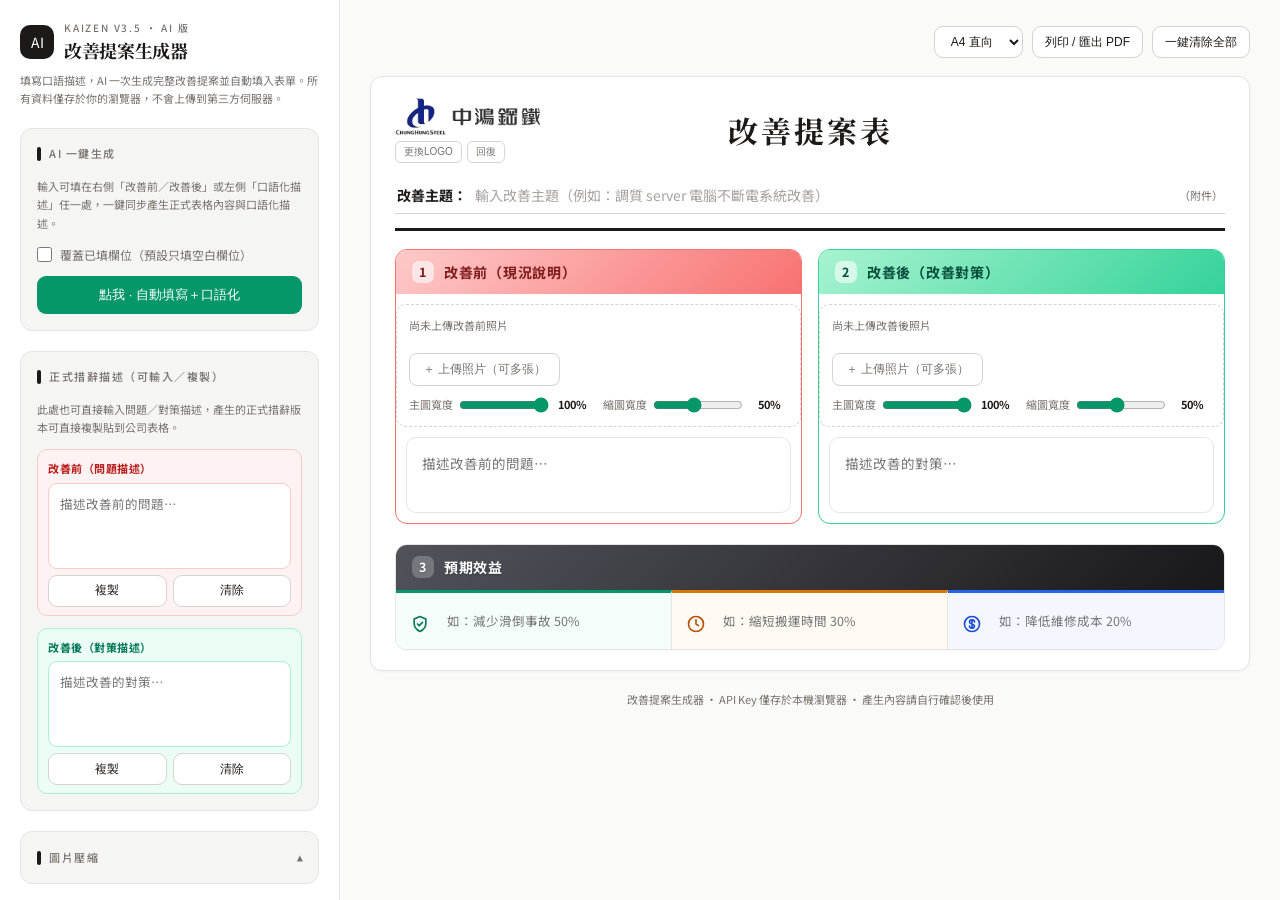
<file: index.html>
<!DOCTYPE html>
<html lang="zh-Hant">
<head>
<meta charset="UTF-8">
<meta name="viewport" content="width=device-width, initial-scale=1">
<title>改善提案生成器</title>
<link rel="preconnect" href="https://fonts.googleapis.com">
<link rel="preconnect" href="https://fonts.gstatic.com" crossorigin>
<link href="https://fonts.googleapis.com/css2?family=Noto+Sans+TC:wght@400;500;700&family=Noto+Serif+TC:wght@600;700&display=swap" rel="stylesheet">
<style>
  :root{
    --bg:#fafaf9;
    --card:#ffffff;
    --line:#e7e5e4;
    --line-dark:#d6d3d1;
    --text:#1c1917;
    --muted:#78716c;
    --primary:#1c1917;
    --primary-soft:#f5f5f4;
    --accent:#059669;
    --accent-soft:#ecfdf5;
    --danger:#dc2626;
    --danger-soft:#fef2f2;
    --radius:12px;
  }
  *{box-sizing:border-box;margin:0;padding:0;-webkit-print-color-adjust:exact;print-color-adjust:exact}
  body{
    font-family:"Noto Sans TC",ui-sans-serif,system-ui,-apple-system,"Segoe UI",sans-serif;
    background:var(--bg);
    color:var(--text);
    font-size:14px;
    line-height:1.6;
    -webkit-font-smoothing:antialiased;
  }
  .serif{font-family:"Noto Serif TC",serif}
  ::-webkit-scrollbar{width:6px;height:6px}
  ::-webkit-scrollbar-thumb{background:#d6d3d1;border-radius:999px}

  .app{display:flex;min-height:100vh}
  aside{
    width:340px;flex-shrink:0;
    background:var(--card);
    border-right:1px solid var(--line);
    padding:20px;
    position:sticky;top:0;height:100vh;
    overflow-y:auto;
  }
  .brand{display:flex;align-items:center;gap:10px;margin-bottom:4px}
  .brand-badge{
    width:34px;height:34px;border-radius:10px;background:var(--primary);
    color:#fff;display:flex;align-items:center;justify-content:center;
    font-size:12px;font-weight:700;
  }
  .api-secret-trigger{
    border:0;padding:0;font:inherit;cursor:pointer;appearance:none;
    transition:transform .16s,box-shadow .16s;
  }
  .api-secret-trigger:hover{transform:translateY(-1px);box-shadow:0 3px 10px rgba(28,25,23,.18)}
  .api-secret-trigger:focus-visible{outline:3px solid rgba(5,150,105,.3);outline-offset:3px}
  .brand-kicker{font-size:10px;letter-spacing:.18em;color:var(--muted);font-weight:500}
  .brand-title{font-size:18px;font-weight:700;letter-spacing:-.02em}
  .brand-sub{font-size:11px;color:var(--muted);margin-top:6px;line-height:1.7}

  .panel{
    background:var(--primary-soft);border:1px solid var(--line);
    border-radius:var(--radius);padding:16px;margin-top:20px;
  }
  .panel-head{display:flex;align-items:center;gap:8px;font-size:11px;letter-spacing:.14em;color:var(--muted);font-weight:500;margin-bottom:14px}
  .panel-head .bar{width:4px;height:14px;background:var(--primary);border-radius:99px;display:inline-block}
  .panel-head.collapsible{cursor:pointer;user-select:none;margin-bottom:0}
  .chevron{margin-left:auto;font-size:12px;color:var(--muted);transition:transform .18s}
  .panel.collapsed .panel-body{display:none}
  .panel.collapsed .chevron{transform:rotate(-90deg)}
  .api-secret-backdrop{
    position:fixed;inset:0;z-index:1000;display:flex;align-items:flex-start;justify-content:flex-start;
    padding:20px;background:rgba(28,25,23,.28);backdrop-filter:blur(2px);
  }
  .api-secret-backdrop[hidden]{display:none}
  .api-secret-dialog{
    width:min(360px,calc(100vw - 40px));max-height:calc(100vh - 40px);overflow:auto;
    background:var(--card);border:1px solid var(--line-dark);border-radius:14px;
    box-shadow:0 18px 55px rgba(28,25,23,.22);padding:16px;
  }
  .api-secret-dialog-head{display:flex;align-items:center;gap:10px;margin-bottom:12px}
  .api-secret-dialog-title{font-size:13px;font-weight:700;letter-spacing:.05em;color:var(--text);flex:1}
  .api-secret-close{
    width:28px;height:28px;border:1px solid var(--line-dark);border-radius:8px;background:#fff;
    color:var(--muted);font-size:18px;line-height:1;cursor:pointer;
  }
  .api-secret-close:hover{color:var(--text);border-color:var(--primary);background:var(--primary-soft)}
  .api-secret-close:focus-visible{outline:3px solid rgba(5,150,105,.25);outline-offset:2px}
  body.api-dialog-open{overflow:hidden}

  .field{margin-bottom:14px}
  .field:last-child{margin-bottom:0}
  .field label{display:block;font-size:11px;color:var(--muted);margin-bottom:5px}
  .field input[type=text],.field input[type=password],.field select{
    width:100%;height:38px;padding:0 11px;border-radius:9px;
    border:1px solid var(--line-dark);background:#fff;
    font-size:13px;color:var(--text);outline:none;
    transition:border-color .15s,box-shadow .15s;
  }
  .field input:focus,.field select:focus{
    border-color:var(--primary);box-shadow:0 0 0 3px rgba(28,25,23,.07);
  }
  .key-wrap{position:relative}
  .key-wrap input{padding-right:46px}
  .key-wrap .toggle{
    position:absolute;right:4px;top:50%;transform:translateY(-50%);
    border:none;background:none;color:var(--muted);cursor:pointer;
    font-size:11px;padding:6px 8px;border-radius:6px;
  }
  .key-wrap .toggle:hover{background:var(--primary-soft);color:var(--text)}

  .hint{font-size:11px;color:var(--muted);line-height:1.7;margin-top:4px}
  .hint a{color:var(--accent);text-decoration:none}
  .hint a:hover{text-decoration:underline}

  .btn{
    display:inline-flex;align-items:center;justify-content:center;gap:7px;
    border-radius:9px;font-size:13px;font-weight:500;cursor:pointer;
    border:1px solid transparent;transition:all .15s;user-select:none;
    height:38px;padding:0 15px;
  }
  .btn:active{transform:translateY(1px)}
  .btn:disabled{opacity:.55;cursor:not-allowed}
  .btn-primary{background:var(--primary);color:#fff;width:100%}
  .btn-primary:hover:not(:disabled){background:#292524}
  .btn-accent{background:var(--accent);color:#fff;width:100%}
  .btn-accent:hover:not(:disabled){background:#047857}
  .btn-outline{background:#fff;border-color:var(--line-dark);color:var(--text)}
  .btn-outline:hover{background:var(--primary-soft)}
  .btn-sm{height:32px;font-size:12px;padding:0 12px}

  .check-row{display:flex;align-items:center;gap:8px;margin:12px 0}
  .check-row input{width:15px;height:15px;accent-color:var(--accent);cursor:pointer}
  .check-row span{font-size:12px;color:var(--muted)}

  .status{margin-top:14px;display:none}
  .status.show{display:block}
  .spinner{
    width:15px;height:15px;border:2px solid rgba(255,255,255,.35);
    border-top-color:#fff;border-radius:50%;
    animation:spin .7s linear infinite;flex-shrink:0;
  }
  .spinner.dark{border-color:rgba(28,25,23,.2);border-top-color:var(--primary)}
  @keyframes spin{to{transform:rotate(360deg)}}
  .status-loading{
    display:flex;align-items:center;gap:9px;
    background:var(--accent-soft);border:1px solid #a7f3d0;
    color:#065f46;padding:10px 12px;border-radius:9px;font-size:12px;
  }
  .status-error{
    background:var(--danger-soft);border:1px solid #fecaca;
    color:var(--danger);padding:10px 12px;border-radius:9px;font-size:12px;
    line-height:1.7;word-break:break-word;
  }
  .status-success{
    background:var(--accent-soft);border:1px solid #a7f3d0;
    color:#065f46;padding:10px 12px;border-radius:9px;font-size:12px;
    line-height:1.7;word-break:break-word;
  }

  main{flex:1;padding:26px 30px;min-width:0}
  .toolbar{display:flex;justify-content:flex-end;gap:9px;margin-bottom:18px;flex-wrap:wrap}
  .doc{
    background:var(--card);border:1px solid var(--line);
    border-radius:var(--radius);box-shadow:0 1px 3px rgba(0,0,0,.04);
    padding:20px 24px;max-width:880px;margin:0 auto;
  }
  .doc-header{border-bottom:3px solid var(--primary);padding-bottom:14px;margin-bottom:18px}
  .doc-header-main{display:grid;grid-template-columns:1fr auto 1fr;align-items:center;gap:16px}
  .logo{justify-self:start;display:inline-flex;flex-direction:column;align-items:flex-start;gap:4px}
  .logo img{height:40px;width:auto;max-width:180px;object-fit:contain;flex-shrink:0}
  .logo-actions{display:flex;gap:5px}
  .logo-change{
    font-size:10px;padding:2px 8px;border:1px solid var(--line-dark);border-radius:6px;
    background:#fff;color:var(--muted);cursor:pointer;line-height:1.6;transition:all .15s;
  }
  .logo-change:hover{color:var(--text);border-color:var(--accent);background:var(--accent-soft)}
  .logo-side{justify-self:end}
  .doc-title{
    justify-self:center;font-family:"Noto Serif TC",serif;
    font-size:30px;font-weight:700;letter-spacing:.1em;text-align:center;color:var(--primary);
  }
  .doc-title[contenteditable]{
    cursor:text;outline:none;border-bottom:1.5px dashed transparent;
    border-radius:4px;padding:0 8px;line-height:1.4;
    transition:border-color .15s,background .15s;
  }
  .doc-title[contenteditable]:hover{border-bottom-color:#d6d3d1}
  .doc-title[contenteditable]:focus{border-bottom-color:var(--primary);background:var(--primary-soft)}
  .title-field{margin:14px 0 0}
  .title-row{display:flex;align-items:baseline;gap:8px;border-bottom:1px solid var(--line-dark);padding:6px 2px}
  .title-label{font-size:14px;font-weight:700;color:var(--text);white-space:nowrap}
  .title-input{
    flex:1;min-width:0;border:none;outline:none;background:transparent;
    font-size:14px;font-family:inherit;color:var(--text);padding:2px 0;
  }
  .title-input::placeholder{color:#a8a29e}
  .attach-mark{font-size:11px;color:var(--muted);white-space:nowrap;padding-left:10px;align-self:flex-end;margin-bottom:2px}
  .kaizen-pair{display:grid;grid-template-columns:1fr 1fr;gap:16px;margin-top:6px;align-items:stretch}
  .kaizen-box{
    border:1px solid var(--line);border-radius:12px;overflow:hidden;
    background:#fff;min-width:0;box-shadow:0 1px 2px rgba(0,0,0,.03);
    display:flex;flex-direction:column;
  }
  .kaizen-box.before{border-color:#f87171}
  .kaizen-box.after{border-color:#34d399}
  .kaizen-box .box-cap{
    display:flex;align-items:center;gap:10px;
    padding:11px 16px;font-size:14px;font-weight:700;letter-spacing:.05em;
  }
  .kaizen-box.before .box-cap{background:linear-gradient(135deg,#fecaca,#f87171);color:#7f1d1d}
  .kaizen-box.after .box-cap{background:linear-gradient(135deg,#a7f3d0,#34d399);color:#064e3b}
  .box-no{
    width:22px;height:22px;border-radius:7px;flex-shrink:0;
    display:inline-flex;align-items:center;justify-content:center;
    font-size:12.5px;font-weight:700;background:rgba(255,255,255,.6);
  }
  .kaizen-box.before .box-no{color:#7f1d1d}
  .kaizen-box.after .box-no{color:#064e3b}
  .kaizen-box.before .photo-zone{background:#fff}
  .kaizen-box.after .photo-zone{background:#fff}
  .kaizen-box .editable{border-radius:0;min-height:64px;font-size:13.5px;line-height:1.8;padding:12px 14px}
  .benefit-box{border:1px solid var(--line);border-radius:12px;overflow:hidden;background:#fff;box-shadow:0 1px 2px rgba(0,0,0,.03);margin-top:20px}
  .benefit-box .box-cap{
    display:flex;align-items:center;gap:10px;
    padding:11px 16px;font-size:14px;font-weight:700;letter-spacing:.05em;
    background:linear-gradient(135deg,#52525b,#18181b);color:#fff;text-shadow:0 1px 2px rgba(0,0,0,.25);
  }
  .benefit-box .box-no{background:rgba(255,255,255,.22);color:#fff}
  .benefit-cols{display:grid;grid-template-columns:repeat(3,1fr)}
  .benefit-col{border-right:1px solid var(--line);padding:12px 14px;display:flex;flex-direction:column;border-top:3px solid transparent}
  .benefit-col:last-child{border-right:none}
  .benefit-col:nth-child(1){border-top-color:#059669;background:#f4fdf9}
  .benefit-col:nth-child(2){border-top-color:#d97706;background:#fffaf3}
  .benefit-col:nth-child(3){border-top-color:#2563eb;background:#f4f7ff}
  .benefit-row{display:flex;align-items:flex-start;gap:8px;width:100%;flex:1}
  .benefit-icon{flex-shrink:0;margin-top:9px;line-height:0}
  .benefit-icon svg{width:20px;height:20px;display:block}
  .benefit-col:nth-child(1) .benefit-icon{color:#047857}
  .benefit-col:nth-child(2) .benefit-icon{color:#b45309}
  .benefit-col:nth-child(3) .benefit-icon{color:#1d4ed8}
  .benefit-row .editable{flex:1;min-width:0;min-height:32px;padding:5px 8px;align-self:stretch;font-size:12.5px;line-height:1.6}
  .analysis{display:flex;flex-direction:column;flex:1;min-height:0}
  .kaizen-box .analysis{
    border:1px solid var(--line);border-radius:10px;
    margin:0 10px 10px;background:#fff;overflow:hidden;
  }
  .kaizen-box .photo-zone{margin-bottom:10px}
  .analysis .analysis-edit{min-height:64px;flex:1}
  .analysis .analysis-preview{flex:1;padding:12px 14px;font-size:13.5px;line-height:1.8;display:none;cursor:text}
  .analysis-preview:hover{background:#fff}
  .al-line{display:flex;gap:9px;align-items:flex-start;padding:2px 0}
  .al-emoji{flex-shrink:0;width:16px;height:16px;color:#64748b;display:inline-flex;align-items:center;justify-content:center;margin-top:3px}
  .al-emoji svg{width:16px;height:16px;display:block}
  .al-head{font-weight:700}
  .al-text .kw{color:#dc2626;font-weight:700}
  .al-text{flex:1;min-width:0;white-space:pre-wrap;word-break:break-word}
  .editable{
    width:100%;border:1px solid transparent;background:transparent;
    border-radius:9px;padding:9px 11px;outline:none;resize:none;overflow:hidden;
    font-size:13.5px;line-height:1.8;color:var(--text);
    font-family:inherit;transition:all .15s;display:block;
  }
  .editable:hover{background:#fff;border-color:var(--line)}
  .editable:focus{background:#fff;border-color:var(--primary);box-shadow:0 0 0 3px rgba(28,25,23,.06)}
  .editable.one-line{resize:vertical;min-height:34px;padding:7px 11px}
  .model-row{display:flex;gap:6px}
  .model-row select{flex:1;min-width:0}
  .model-row button{
    width:38px;flex-shrink:0;border:1px solid var(--line-dark);background:#fff;
    border-radius:9px;cursor:pointer;font-size:15px;color:var(--muted);
    transition:all .15s;line-height:1;
  }
  .model-row button:hover{color:var(--text);border-color:var(--primary)}
  .photo-zone{
    margin-top:10px;border:1.5px dashed var(--line-dark);border-radius:10px;
    padding:12px;background:#fafaf9;min-height:64px;transition:border-color .15s,background .15s;
  }
  .photo-zone.dragover{border-color:var(--accent);background:var(--accent-soft)}
  .photo-grid{display:flex;flex-wrap:wrap;gap:9px}
  .photo-thumb{
    position:relative;border-radius:10px;overflow:hidden;
    border:1px solid var(--line);background:#fff;aspect-ratio:auto;
    box-shadow:0 1px 3px rgba(0,0,0,.08);
    flex:0 0 calc(var(--thumb-w,50%) - 4.5px);min-width:0;
  }
  .photo-thumb.main{flex:0 0 100%}
  .photo-thumb.main img{width:var(--main-w,100%);margin:0 auto}
  .photo-thumb img{width:100%;height:auto;object-fit:contain;display:block}
  .photo-size-controls{display:flex;gap:16px;margin-top:10px;flex-wrap:wrap;align-items:center}
  .size-item{display:flex;align-items:center;gap:6px;font-size:11px;color:var(--muted)}
  .size-item input[type=range]{width:90px;accent-color:var(--accent);cursor:pointer}
  .size-val{font-weight:700;color:var(--text);min-width:32px;text-align:right}
  .photo-thumb .remove{
    position:absolute;top:6px;right:6px;width:22px;height:22px;border-radius:50%;
    background:rgba(0,0,0,.55);color:#fff;border:none;cursor:pointer;font-size:13px;line-height:1;
    display:flex;align-items:center;justify-content:center;opacity:0;transition:opacity .15s;
  }
  .photo-thumb:hover .remove{opacity:1}
  .photo-thumb .remove:hover{background:var(--danger)}
  .photo-empty{font-size:11px;color:var(--muted);margin-bottom:8px}
  .photo-add{
    margin-top:10px;display:inline-flex;align-items:center;gap:6px;
    background:#fff;border:1px solid var(--line-dark);border-radius:8px;
    font-size:12px;color:var(--muted);padding:7px 13px;cursor:pointer;transition:all .15s;
  }
  .photo-add:hover{color:var(--text);border-color:var(--primary)}
  .photo-note{font-size:11px;color:var(--muted);margin-top:8px}
  .conv-box{margin-top:12px;background:#f2f7ff;border:1px solid #dbe6f5;border-radius:10px;padding:10px 10px 8px}
  .conv-box.before{background:#fef2f2;border-color:#fecaca}
  .conv-box.before .conv-label{color:#b91c1c}
  .conv-box.before .conv-text{border-color:#fecaca}
  .conv-box.after{background:#ecfdf5;border-color:#a7f3d0}
  .conv-box.after .conv-label{color:#047857}
  .conv-box.after .conv-text{border-color:#a7f3d0}
  .conv-label{font-size:11px;font-weight:700;color:#1e40af;margin-bottom:5px;letter-spacing:.05em}
  .conv-text{
    width:100%;border:1px solid #d3e0f2;border-radius:9px;
    font-size:12.5px;line-height:1.8;padding:9px 11px;min-height:60px;resize:none;
    background:#fff;font-family:inherit;color:var(--text);outline:none;overflow:hidden;display:block;
    transition:border-color .15s,box-shadow .15s;
  }
  .conv-text:focus{border-color:var(--primary);box-shadow:0 0 0 3px rgba(28,25,23,.06)}
  .conv-btns{display:flex;gap:6px;margin-top:6px}
  .conv-btns .btn{flex:1;margin-top:0}
  .clear-btn:hover{color:var(--danger);border-color:var(--danger)}
  input[type=range]{width:100%;accent-color:var(--primary);cursor:pointer}
  footer{text-align:center;color:var(--muted);font-size:11px;padding:20px 0 8px;max-width:880px;margin:0 auto}

  @media screen and (max-width:980px){
    .app{flex-direction:column}
    aside{width:100%;height:auto;position:static;border-right:none;border-bottom:1px solid var(--line)}
    main{padding:18px 16px}
    .doc{padding:22px 18px}
    .kaizen-pair{grid-template-columns:1fr}
    .benefit-cols{grid-template-columns:1fr}
    .benefit-col{border-right:none;border-bottom:1px solid var(--line)}
    .benefit-col:last-child{border-bottom:none}
  }

  .orient-sel{cursor:pointer;appearance:auto}

  body.orient-landscape .doc{max-width:1180px}
  body.orient-landscape .doc-title{font-size:34px}
  body.orient-landscape .kaizen-pair{gap:20px}

  @media screen and (min-width:1101px){
    body.orient-landscape .doc{display:grid;grid-template-columns:1fr 320px;gap:18px}
    body.orient-landscape .doc-header{grid-column:1/-1}
    body.orient-landscape .kaizen-pair{grid-column:1;grid-row:2;margin-top:6px}
    body.orient-landscape .benefit-box{grid-column:2;grid-row:2;margin-top:6px;align-self:stretch}
    body.orient-landscape .benefit-cols{grid-template-columns:1fr}
    body.orient-landscape .benefit-col{border-right:none;border-bottom:1px solid var(--line)}
    body.orient-landscape .benefit-col:last-child{border-bottom:none}
  }

  @page{size:A4;margin:0}

  @media print{
    *{-webkit-print-color-adjust:exact;print-color-adjust:exact!important}
    aside,.toolbar,footer,.api-secret-backdrop{display:none!important}
    body{background:#fff}
    main{padding:0}
    .doc{border:none;box-shadow:none;padding:12mm 12mm;max-width:none}
    body.orient-landscape .doc{padding:12mm 14mm}
    body.orient-landscape .doc{display:grid;grid-template-columns:1fr 300px;gap:16px}
    body.orient-landscape .doc-header{grid-column:1/-1}
    body.orient-landscape .kaizen-pair{grid-column:1;grid-row:2;margin-top:6px}
    body.orient-landscape .benefit-box{grid-column:2;grid-row:2;margin-top:6px;align-self:stretch}
    body.orient-landscape .benefit-cols{grid-template-columns:1fr!important}
    body.orient-landscape .benefit-col{border-right:none!important;border-bottom:1px solid var(--line)!important}
    body.orient-landscape .benefit-col:last-child{border-right:none!important;border-bottom:none!important}
    .editable:hover,.editable:focus{background:transparent;border-color:transparent;box-shadow:none}
    .photo-zone{border:none;background:none;padding:0;margin-top:6px;min-height:0}
    .kaizen-box .photo-zone{border:none;padding:6px 10px 8px;margin:0;background:#fff}
    .kaizen-box .analysis{margin-top:6px}
    .photo-add,.photo-empty,.photo-thumb .remove{display:none!important}
    .logo-actions{display:none!important}
    .photo-grid{display:flex;flex-wrap:wrap;gap:7px}
    .photo-thumb{aspect-ratio:auto;border:1px solid var(--line);border-radius:6px;overflow:hidden;box-shadow:none;flex:0 0 calc(var(--thumb-w,50%) - 3.5px);min-width:0}
    .photo-thumb.main{flex:0 0 100%}
    .photo-thumb.main img{width:var(--main-w,100%);margin:0 auto}
    .photo-thumb img{object-fit:contain;width:100%;height:auto}
    .photo-size-controls{display:none!important}
    .photo-thumb,.al-line,.benefit-col{page-break-inside:avoid}
    .kaizen-box .box-cap,.benefit-box .box-cap{page-break-after:avoid}
    .doc-header{page-break-after:avoid}
    .kaizen-pair{grid-template-columns:1fr 1fr!important;gap:11px}
    .benefit-cols{grid-template-columns:repeat(3,1fr)!important}
    .benefit-col{border-right:1px solid var(--line)!important;border-bottom:none!important}
    .benefit-col:last-child{border-right:none!important}
    .title-field{page-break-after:avoid}
    .doc-title{font-size:26px}
    .doc-title[contenteditable]{border-bottom-color:transparent;background:transparent}
    .kaizen-box .editable,.benefit-row .editable{font-size:13px;line-height:1.85;min-height:0}
    .analysis .analysis-preview{display:block!important;padding:6px 2px;font-size:13px;line-height:1.85}
    .al-emoji{width:15px;height:15px;margin-top:2px}
    .al-emoji svg{width:15px;height:15px}
  }
</style>
</head>
<body>
<div class="app">

  <!-- ===== 左側：API 設定 ===== -->
  <aside>
    <div class="brand">
      <button type="button" class="brand-badge api-secret-trigger" id="apiSecretTrigger" aria-label="開啟設定" title="設定">AI</button>
      <div>
        <div class="brand-kicker">KAIZEN V3.5 · AI 版</div>
        <div class="brand-title serif">改善提案生成器</div>
      </div>
    </div>
    <div class="brand-sub">填寫口語描述，AI 一次生成完整改善提案並自動填入表單。所有資料僅存於你的瀏覽器，不會上傳到第三方伺服器。</div>


    <div class="panel">
      <div class="panel-head"><span class="bar"></span>AI 一鍵生成</div>
      <div class="hint" style="margin:0">輸入可填在右側「改善前／改善後」或左側「口語化描述」任一處，一鍵同步產生正式表格內容與口語化描述。</div>

      <label class="check-row" style="margin-top:12px">
        <input type="checkbox" id="overrideFill">
        <span>覆蓋已填欄位（預設只填空白欄位）</span>
      </label>

      <button class="btn btn-accent" id="generateBtn">
        點我 · 自動填寫＋口語化
      </button>

      <div class="status" id="status"></div>
    </div>

    <div class="panel">
      <div class="panel-head"><span class="bar"></span>正式措辭描述（可輸入／複製）</div>
      <div class="hint" style="margin:0 0 10px">此處也可直接輸入問題／對策描述，產生的正式措辭版本可直接複製貼到公司表格。</div>

      <div class="conv-box before">
        <div class="conv-label">改善前（問題描述）</div>
        <textarea class="conv-text" id="conv-before" rows="3" placeholder="描述改善前的問題…"></textarea>
        <div class="conv-btns">
          <button type="button" class="btn btn-outline btn-sm copy-btn" data-copy="conv-before">複製</button>
          <button type="button" class="btn btn-outline btn-sm clear-btn" data-clear="before">清除</button>
        </div>
      </div>
      <div class="conv-box after">
        <div class="conv-label">改善後（對策描述）</div>
        <textarea class="conv-text" id="conv-after" rows="3" placeholder="描述改善的對策…"></textarea>
        <div class="conv-btns">
          <button type="button" class="btn btn-outline btn-sm copy-btn" data-copy="conv-after">複製</button>
          <button type="button" class="btn btn-outline btn-sm clear-btn" data-clear="after">清除</button>
        </div>
      </div>
    </div>

    <div class="panel" id="compressPanel">
      <div class="panel-head collapsible" id="compressPanelHead" role="button" tabindex="0" title="點擊收合／展開">
        <span class="bar"></span>圖片壓縮
        <span class="chevron" id="compressChevron">▸</span>
      </div>
      <div class="panel-body">
        <label class="check-row" style="margin-top:0">
          <input type="checkbox" id="compressToggle">
          <span>上傳時壓縮圖片（存成 JPEG，品質 0.85）</span>
        </label>
        <div class="field" style="margin-top:10px">
          <label for="compressSlider">最大邊長：<span id="compressVal">1600</span> px</label>
          <input type="range" id="compressSlider" min="400" max="4000" step="100" value="1600">
          <div class="hint">超過最大邊長的圖片會自動縮小，列印與 PDF 依此解析度輸出；關閉則保留原始解析度。</div>
        </div>
      </div>
    </div>
  </aside>

  <!-- API 設定：預設隱藏，僅由左上角徽章開啟 -->
  <div class="api-secret-backdrop" id="apiSecretBackdrop" hidden>
    <section class="api-secret-dialog" role="dialog" aria-modal="true" aria-labelledby="apiSecretTitle">
      <div class="api-secret-dialog-head">
        <div class="api-secret-dialog-title" id="apiSecretTitle">設定</div>
        <button type="button" class="api-secret-close" id="apiSecretClose" aria-label="關閉設定">×</button>
      </div>
      <div class="panel" id="apiPanel">
        <div class="panel-head"><span class="bar"></span>API 設定</div>
        <div class="panel-body">
          <div class="field">
            <label for="providerSelect">AI 供應商</label>
            <select id="providerSelect">
              <option value="gemini">Google Gemini</option>
              <option value="openai">OpenAI</option>
              <option value="openrouter">OpenRouter</option>
              <option value="groq">Groq</option>
            </select>
          </div>

          <div class="field">
            <label for="apiKey">API Key</label>
            <div class="key-wrap">
              <input type="password" id="apiKey" autocomplete="off" spellcheck="false"
                     placeholder="貼上你的 API Key…">
              <button type="button" class="toggle" id="toggleKey">顯示</button>
            </div>
            <div class="hint" id="keyHint"></div>
          </div>

          <div class="field">
            <label for="model">模型</label>
            <div class="model-row">
              <select id="model"></select>
              <button type="button" id="refreshModelsBtn" title="重新載入全部可用模型">⟳</button>
            </div>
            <div class="hint" id="modelHint"></div>
          </div>
        </div>
      </div>
    </section>
  </div>

  <!-- ===== 右側：提案表單 ===== -->
  <main>
    <div class="toolbar">
      <select class="btn btn-outline btn-sm orient-sel" id="orientSel" title="選擇紙張方向">
        <option value="portrait">A4 直向</option>
        <option value="landscape">A4 橫向</option>
      </select>
      <button class="btn btn-outline btn-sm" id="printBtn">列印 / 匯出 PDF</button>
      <button class="btn btn-outline btn-sm" id="resetBtn">一鍵清除全部</button>
    </div>

    <div class="doc" id="doc">
      <div class="doc-header">
        <div class="doc-header-main">
                    <div class="logo"><img id="logoImg" src="[data-uri]" alt="公司LOGO">
            <div class="logo-actions">
              <button type="button" class="logo-change" id="logoChangeBtn" title="更換公司LOGO">更換LOGO</button>
              <button type="button" class="logo-change" id="logoResetBtn" title="回復預設LOGO">回復</button>
              <input type="file" id="logoInput" accept="image/*" hidden>
            </div>
          </div>
          <div class="doc-title serif" id="docTitle" contenteditable="true" spellcheck="false" title="點擊可更改標題">改善提案表</div>
          <div class="logo-side" aria-hidden="true"></div>
        </div>
        <div class="title-field">
          <div class="title-row">
            <span class="title-label">改善主題：</span>
            <input type="text" id="f-title" class="title-input"
              placeholder="輸入改善主題（例如：調質 server 電腦不斷電系統改善）">
            <span class="attach-mark">（附件）</span>
          </div>
        </div>
      </div>

      <div class="kaizen-pair">
        <div class="kaizen-box before">
          <div class="box-cap"><span class="box-no">1</span>改善前（現況說明）</div>
          <div class="photo-zone" id="photo-zone-before">
            <div class="photo-grid" id="photo-grid-before"></div>
            <div class="photo-empty" id="photo-empty-before">尚未上傳改善前照片</div>
            <button type="button" class="photo-add" id="photo-add-before">＋ 上傳照片（可多張）</button>
            <input type="file" id="photo-input-before" accept="image/*" multiple hidden>
            <div class="photo-size-controls">
              <label class="size-item">主圖寬度 <input type="range" min="30" max="100" step="5" value="100" id="main-size-before"><span class="size-val" id="main-size-val-before">100%</span></label>
              <label class="size-item">縮圖寬度 <input type="range" min="10" max="100" step="5" value="50" id="thumb-size-before"><span class="size-val" id="thumb-size-val-before">50%</span></label>
            </div>
          </div>
        <div class="analysis" id="analysis-before">
          <div class="analysis-preview" id="analysis-preview-before" role="textbox" tabindex="0"></div>
          <textarea class="editable analysis-edit" id="f-before" rows="2"
            placeholder="描述改善前的問題…"></textarea>
        </div>
        </div>

        <div class="kaizen-box after">
          <div class="box-cap"><span class="box-no">2</span>改善後（改善對策）</div>
          <div class="photo-zone" id="photo-zone-after">
            <div class="photo-grid" id="photo-grid-after"></div>
            <div class="photo-empty" id="photo-empty-after">尚未上傳改善後照片</div>
            <button type="button" class="photo-add" id="photo-add-after">＋ 上傳照片（可多張）</button>
            <input type="file" id="photo-input-after" accept="image/*" multiple hidden>
            <div class="photo-size-controls">
              <label class="size-item">主圖寬度 <input type="range" min="30" max="100" step="5" value="100" id="main-size-after"><span class="size-val" id="main-size-val-after">100%</span></label>
              <label class="size-item">縮圖寬度 <input type="range" min="10" max="100" step="5" value="50" id="thumb-size-after"><span class="size-val" id="thumb-size-val-after">50%</span></label>
            </div>
          </div>
        <div class="analysis" id="analysis-after">
          <div class="analysis-preview" id="analysis-preview-after" role="textbox" tabindex="0"></div>
          <textarea class="editable analysis-edit" id="f-after" rows="2"
            placeholder="描述改善的對策…"></textarea>
        </div>
        </div>
      </div>

      <div class="benefit-box">
        <div class="box-cap"><span class="box-no">3</span>預期效益</div>
        <div class="benefit-cols">
          <div class="benefit-col">
            <div class="benefit-row">
              <div class="benefit-icon">
                <svg viewBox="0 0 24 24" fill="none" stroke="currentColor" stroke-width="2" stroke-linecap="round" stroke-linejoin="round" aria-hidden="true"><path d="M12 3l7 3v5c0 4.5-3 8-7 10-4-2-7-5.5-7-10V6l7-3z"/><path d="M9 12l2 2 4-4"/></svg>
              </div>
              <textarea class="editable" id="f-benefit-1" rows="1" placeholder="如：減少滑倒事故 50%"></textarea>
            </div>
          </div>
          <div class="benefit-col">
            <div class="benefit-row">
              <div class="benefit-icon">
                <svg viewBox="0 0 24 24" fill="none" stroke="currentColor" stroke-width="2" stroke-linecap="round" stroke-linejoin="round" aria-hidden="true"><circle cx="12" cy="12" r="9"/><path d="M12 7v5l3 2"/></svg>
              </div>
              <textarea class="editable" id="f-benefit-2" rows="1" placeholder="如：縮短搬運時間 30%"></textarea>
            </div>
          </div>
          <div class="benefit-col">
            <div class="benefit-row">
              <div class="benefit-icon">
                <svg viewBox="0 0 24 24" fill="none" stroke="currentColor" stroke-width="2" stroke-linecap="round" stroke-linejoin="round" aria-hidden="true"><circle cx="12" cy="12" r="9"/><path d="M12 7v10M15 9.5c0-1.4-1.3-2.5-3-2.5s-3 1.1-3 2.5 1.5 2 3 2.5 3 1.1 3 2.5-1.3 2.5-3 2.5-3-1.1-3-2.5"/></svg>
              </div>
              <textarea class="editable" id="f-benefit-3" rows="1" placeholder="如：降低維修成本 20%"></textarea>
            </div>
          </div>
        </div>
      </div>
    </div>

    <footer>改善提案生成器 · API Key 僅存於本機瀏覽器 · 產生內容請自行確認後使用</footer>
  </main>
</div>

<script>
(function(){
  "use strict";

  var STORE = {
    provider: "kai.gen.provider.v1",
    key:      "kai.gen.key.v1",
    model:    "kai.gen.model.v1",
    form:     "kai.gen.form.v1",
    override: "kai.gen.override.v1",
    orient:   "kai.gen.orient.v1",
    imgsize:  "kai.gen.imgsize.v1",
    dtitle:   "kai.gen.dtitle.v1",
    logo:     "kai.gen.logo.v1",
    compress:     "kai.gen.compress.v1",
    compressMax:  "kai.gen.compressMax.v1"
  };

  var MODELS = {
    gemini: [
      { id: "gemini-3.5-flash-lite", label: "Gemini 3.5 Flash Lite（預設）" },
      { id: "gemini-2.5-flash-lite", label: "Gemini 2.5 Flash Lite" },
      { id: "gemini-2.5-flash",     label: "Gemini 2.5 Flash（平衡）" },
      { id: "gemini-2.5-pro",       label: "Gemini 2.5 Pro（最強、較慢）" }
    ],
    openai: [
      { id: "gpt-4o",        label: "GPT-4o（最強）" },
      { id: "gpt-4o-mini",   label: "GPT-4o mini（經濟快速）" },
      { id: "gpt-4.1",       label: "GPT-4.1" },
      { id: "gpt-4.1-mini",  label: "GPT-4.1 mini" }
    ],
    openrouter: [
      { id: "openai/gpt-4o-mini",       label: "OpenRouter · GPT-4o mini（經濟）" },
      { id: "google/gemini-2.5-flash-lite", label: "OpenRouter · Gemini 2.5 Flash Lite" },
      { id: "anthropic/claude-3.5-sonnet",  label: "OpenRouter · Claude 3.5 Sonnet" },
      { id: "meta-llama/llama-3.3-70b-instruct", label: "OpenRouter · Llama 3.3 70B" }
    ],
    groq: [
      { id: "llama-3.3-70b-versatile", label: "Groq · Llama 3.3 70B Versatile" },
      { id: "llama-3.1-8b-instant",    label: "Groq · Llama 3.1 8B Instant" },
      { id: "gemma2-9b-it",            label: "Groq · Gemma2 9B" }
    ]
  };
  var HINTS = {
    gemini: '金鑰在 <a href="https://aistudio.google.com/apikey" target="_blank" rel="noopener">aistudio.google.com/apikey</a> 取得',
    openai: '金鑰在 <a href="https://platform.openai.com/api-keys" target="_blank" rel="noopener">platform.openai.com/api-keys</a> 取得',
    openrouter: '金鑰在 <a href="https://openrouter.ai/settings/keys" target="_blank" rel="noopener">openrouter.ai/settings/keys</a> 取得',
    groq: '金鑰在 <a href="https://console.groq.com/keys" target="_blank" rel="noopener">console.groq.com/keys</a> 取得'
  };
  var KEY_PLACEHOLDERS = {
    gemini: "貼上 Google Gemini API Key…",
    openai: "貼上 OpenAI API Key…",
    openrouter: "貼上 OpenRouter API Key…",
    groq: "貼上 Groq API Key…"
  };

  var $ = function(id){ return document.getElementById(id); };
  var $els = {
    providerSelect: $("providerSelect"),
    apiKey: $("apiKey"),
    toggleKey: $("toggleKey"),
    keyHint: $("keyHint"),
    model: $("model"),
    modelHint: $("modelHint"),
    refreshModelsBtn: $("refreshModelsBtn"),
    overrideFill: $("overrideFill"),
    generateBtn: $("generateBtn"),
    status: $("status"),
    printBtn: $("printBtn"),
    resetBtn: $("resetBtn"),
    orientSel: $("orientSel")
  };

  var FORM_FIELDS = [
    { id: "f-title",   key: "title" },
    { id: "f-before",  key: "before" },
    { id: "f-after",   key: "after" },
    { id: "f-benefit-1", key: "benefit1" },
    { id: "f-benefit-2", key: "benefit2" },
    { id: "f-benefit-3", key: "benefit3" }
  ];

  var state = {
    provider: localStorage.getItem(STORE.provider) || "gemini",
    keys: {},
    models: {},
    catalog: {},
    override: localStorage.getItem(STORE.override) === "1",
    images: { before: [], after: [] },
    editSide: { before: "right", after: "right" },
    compress: localStorage.getItem(STORE.compress) !== "0",
    compressMax: parseInt(localStorage.getItem(STORE.compressMax) || "1600", 10) || 1600
  };
  state.keys.gemini = localStorage.getItem(STORE.key + ":gemini") || "";
  state.keys.openai = localStorage.getItem(STORE.key + ":openai") || "";
  state.models.gemini = localStorage.getItem(STORE.model + ":gemini") || MODELS.gemini[0].id;
  state.models.openai = localStorage.getItem(STORE.model + ":openai") || MODELS.openai[0].id;

  /* ---------- 儲存 ---------- */
  function saveForm(){
    var data = {};
    FORM_FIELDS.forEach(function(f){ data[f.key] = $(f.id).value; });
    localStorage.setItem(STORE.form, JSON.stringify(data));
  }
  function loadForm(){
    try{
      var data = JSON.parse(localStorage.getItem(STORE.form) || "{}");
      FORM_FIELDS.forEach(function(f){
        if (data[f.key] !== undefined) $(f.id).value = data[f.key];
      });
    }catch(e){}
    FORM_FIELDS.forEach(function(f){ autoResize($(f.id)); });
    ANALYSIS_ENTRIES.forEach(function(e){ renderAnalysis(e); });
  }
function clearForm(){
    FORM_FIELDS.forEach(function(f){ $(f.id).value = ""; });
    CONV_IDS.forEach(function(id){ $(id).value = ""; });
    state.editSide.before = "right";
    state.editSide.after = "right";
    saveForm();
    $("docTitle").textContent = "改善提案表";
    saveTitle();
    FORM_FIELDS.forEach(function(f){ autoResize($(f.id)); });
    CONV_IDS.forEach(function(id){ autoResize($(id)); });
    ANALYSIS_ENTRIES.forEach(function(e){ renderAnalysis(e); });
  }

  /* ---------- 側欄 ---------- */
  function renderProvider(){
    $els.providerSelect.value = state.provider;
    renderModelOptions();
    $els.apiKey.value = state.keys[state.provider] || "";
    $els.apiKey.placeholder = KEY_PLACEHOLDERS[state.provider];
    $els.keyHint.innerHTML = HINTS[state.provider];
    $els.modelHint.textContent = "輸入 API Key 後自動載入全部可用模型";
    $els.overrideFill.checked = state.override;
  }
  function renderModelOptions(provider){
    provider = provider || state.provider;
    var list = state.catalog[provider] || MODELS[provider];
    $els.model.innerHTML = "";
    var current = state.models[provider];
    var found = false;
    list.forEach(function(m){
      var opt = document.createElement("option");
      opt.value = m.id; opt.textContent = m.label;
      if (m.id === current){ opt.selected = true; found = true; }
      $els.model.appendChild(opt);
    });
    if (!found && list.length){
      $els.model.selectedIndex = 0;
      state.models[provider] = list[0].id;
      localStorage.setItem(STORE.model + ":" + provider, list[0].id);
    }
  }

  /* ---------- 動態模型清單 ---------- */
  var OPENAI_EXCLUDE = /(embedding|whisper|tts|moderation|transcrib|translat|dall-e|image|audio|speech|realtime|davinci|babbage|instruct|fine-?tune|rerank|search|similarity|classifier|summariz)/i;

  async function fetchGeminiModels(key){
    var res = await fetch("https://generativelanguage.googleapis.com/v1beta/models?key=" + encodeURIComponent(key));
    var data;
    try { data = await res.json(); } catch(e){ data = null; }
    if (!res.ok){
      var msg = data && data.error && data.error.message ? data.error.message : "HTTP " + res.status;
      throw new Error(msg);
    }
    var list = (data.models || []).filter(function(m){
      return (m.supportedGenerationMethods || []).indexOf("generateContent") !== -1;
    }).map(function(m){
      var id = m.name.replace(/^models\//, "");
      return { id: id, label: (m.displayName ? m.displayName + " · " : "") + id };
    });
    list.sort(function(a,b){ return a.id < b.id ? -1 : 1; });
    return list;
  }

  async function fetchOpenAIModels(key){
    var res = await fetch("https://api.openai.com/v1/models", {
      headers: { "Authorization": "Bearer " + key }
    });
    var data;
    try { data = await res.json(); } catch(e){ data = null; }
    if (!res.ok){
      var msg = data && data.error && data.error.message ? data.error.message : "HTTP " + res.status;
      throw new Error(msg);
    }
    var list = (data.data || [])
      .map(function(m){ return m.id; })
      .filter(function(id){ return !OPENAI_EXCLUDE.test(id); })
      .map(function(id){ return { id: id, label: id }; });
    list.sort(function(a,b){ return a.id < b.id ? -1 : 1; });
    return list;
  }

  async function fetchOpenRouterModels(key){
    var res = await fetch("https://openrouter.ai/api/v1/models", {
      headers: { "Authorization": "Bearer " + key }
    });
    var data;
    try { data = await res.json(); } catch(e){ data = null; }
    if (!res.ok){
      var msg = data && data.error && data.error.message ? data.error.message : "HTTP " + res.status;
      throw new Error(msg);
    }
    var list = (data.data || [])
      .filter(function(m){ return !/embedding/i.test(m.id); })
      .map(function(m){
        return { id: m.id, label: (m.name && m.name !== m.id ? m.name + " · " : "") + m.id };
      });
    list.sort(function(a,b){ return a.id < b.id ? -1 : 1; });
    return list;
  }

  async function fetchGroqModels(key){
    var res = await fetch("https://api.groq.com/openai/v1/models", {
      headers: { "Authorization": "Bearer " + key }
    });
    var data;
    try { data = await res.json(); } catch(e){ data = null; }
    if (!res.ok){
      var msg = data && data.error && data.error.message ? data.error.message : "HTTP " + res.status;
      throw new Error(msg);
    }
    var list = (data.data || [])
      .map(function(m){ return m.id; })
      .filter(function(id){ return !/(whisper|embedding|tts)/i.test(id); })
      .map(function(id){ return { id: id, label: id }; });
    list.sort(function(a,b){ return a.id < b.id ? -1 : 1; });
    return list;
  }

  async function refreshModels(){
    var provider = state.provider;
    var key = $els.apiKey.value.trim();
    if (!key){
      $els.modelHint.textContent = "請先輸入 API Key 再載入模型清單";
      return;
    }
    $els.modelHint.textContent = "載入模型清單中…";
    try{
      var list = provider === "gemini"
        ? await fetchGeminiModels(key)
        : provider === "openai"
        ? await fetchOpenAIModels(key)
        : provider === "openrouter"
        ? await fetchOpenRouterModels(key)
        : await fetchGroqModels(key);
      state.catalog[provider] = list;
      renderModelOptions(provider);
      $els.modelHint.textContent = "已載入 " + list.length + " 個可用模型（輸入後會自動更新）";
    }catch(err){
      $els.modelHint.textContent = "模型清單載入失敗，目前為預設清單";
      showStatus("error", "模型清單載入失敗：" + esc(err.message));
      setTimeout(hideStatus, 6000);
    }
  }

  /* ---------- AI 生成 ---------- */
  function getFormData(){
    var data = {};
    FORM_FIELDS.forEach(function(f){ data[f.key] = $(f.id).value; });
    return data;
  }
  function buildPrompt(d){
    var label = { title:"提案標題",
      before:"改善前現況描述（口語）", after:"改善後對策描述（口語）",
      benefit1:"第一項預期效益", benefit2:"第二項預期效益", benefit3:"第三項預期效益" };
    var parts = [];
    FORM_FIELDS.forEach(function(f){
      if (!label[f.key]) return;
      parts.push("- " + label[f.key] + "：" + (d[f.key] || "（未填）"));
    });
    return [
      "你是企業「改善提案」撰寫專家。請根據使用者提供的內容，先「分析問題點」再產出一份結構完整、措辭專業正式的改善提案。",
      "",
      "使用者提供的資料：",
      parts.join("\n"),
      "",
      '請產出 JSON 物件，欄位如下：',
      '{',
      '  "title": "以「動詞＋對象＋結果」為核心的簡潔標題，20 字內",',
      '  "before": "深入分析問題並改寫。拆成 3 個「標題：內容」列點，每行開頭加「●」，行與行之間用「\\n」分行。標題由 AI 依問題自行判斷（例如：具體現象／根本成因／潛在風險），每點含標題只寫一行、約 15–18 字內，寧短勿長，確保單行顯示不換行。整段含標籤與符號控制在 100 字內。",',
      '  "after": "針對問題點給對策並改寫。拆成 3 個「標題：內容」列點，每行開頭加「●」，行與行之間用「\\n」分行。標題由 AI 自行判斷（例如：具體對策／執行重點／預期效果），每點含標題只寫一行、約 15–18 字內，寧短勿長，確保單行顯示不換行。整段含標籤與符號控制在 100 字內。",',
      '  "benefit1": "第一項預期效益，只寫一行、12 字內",',
      '  "benefit2": "第二項預期效益，只寫一行、12 字內",',
      '  "benefit3": "第三項預期效益，只寫一行、12 字內"',
      '}',
      "",
      "注意事項：",
      "1. 全部使用繁體中文，專業正式、具體可行。",
      "2. 改善前（before）與改善後（after）各拆成 3 個列點，標題由 AI 自行判斷，每點只寫一行（含標題約 15–18 字內），寧短勿長，確保單行顯示不換行，禁止全部寫成一大段。",
      "3. 每個列點的「標題」用全形冒號「：」與內容分開（例如：具體現象：樓梯無扶手）。",
      "4. 內容中的重點詞彙（如：滑倒、墜落、風險、危險、安全、效率、成本等）請用「**」包起來（例如：**滑倒**、**墜落**），前端會以紅色粗體強調顯示。",
      "5. 三項預期效益各 12 字內，分別涵蓋不同面向（如：安全、效率、成本）。",
      "6. 改善前（before）與改善後（after）的總字數各控制在 100 字內（含標籤與符號），這是 AI 生成時的硬性上限，請嚴格遵守。",
      "7. 若使用者已提供正式內容，請參考並優化，不要重複編造或刪除其核心重點。",
      "8. 只回傳 JSON 物件，不要加任何額外文字、markdown 標記或註解。"
    ].join("\n");
  }

  function parseJSON(text){
    if (!text) throw new Error("模型未回傳任何內容。");
    var cleaned = text.trim().replace(/^```(?:json)?\s*/i, "").replace(/\s*```$/, "");
    var start = cleaned.indexOf("{");
    var end = cleaned.lastIndexOf("}");
    if (start === -1 || end === -1 || end < start) throw new Error("無法解析模型回傳的 JSON。");
    var obj = JSON.parse(cleaned.slice(start, end + 1));
    if (!obj || typeof obj !== "object") throw new Error("回傳格式不是物件。");
    return obj;
  }

  function fillForm(obj){
    var map = { title:"f-title", before:"f-before", after:"f-after",
      benefit1:"f-benefit-1", benefit2:"f-benefit-2", benefit3:"f-benefit-3" };
    Object.keys(map).forEach(function(k){
      var v = (obj[k] !== undefined && obj[k] !== null) ? String(obj[k]) : "";
      var el = $(map[k]);
      if (!v) return;
      if (state.override || !el.value.trim()) el.value = v;
    });
    FORM_FIELDS.forEach(function(f){ autoResize($(f.id)); });
    ANALYSIS_ENTRIES.forEach(function(e){ renderAnalysis(e); });
  }

  async function callGemini(key, model, prompt){
    var url = "https://generativelanguage.googleapis.com/v1beta/models/" +
              encodeURIComponent(model) + ":generateContent?key=" + encodeURIComponent(key);
    var res = await fetch(url, {
      method: "POST",
      headers: { "Content-Type": "application/json" },
      body: JSON.stringify({
        contents: [{ parts: [{ text: prompt }] }],
        generationConfig: { temperature: 0.7, responseMimeType: "application/json" }
      })
    });
    var data;
    try { data = await res.json(); }
    catch(e){ data = null; }
    if (!res.ok){
      var msg = data && data.error && data.error.message
        ? (data.error.status ? data.error.status + "：" : "") + data.error.message
        : "HTTP " + res.status;
      throw new Error(msg);
    }
    var text = data && data.candidates && data.candidates[0]
      && data.candidates[0].content && data.candidates[0].content.parts
      && data.candidates[0].content.parts[0].text;
    if (!text) throw new Error("Gemini 未回傳可用內容（可能被安全設定阻擋）。");
    return parseJSON(text);
  }

  async function callOpenAI(key, model, prompt){
    var res = await fetch("https://api.openai.com/v1/chat/completions", {
      method: "POST",
      headers: {
        "Content-Type": "application/json",
        "Authorization": "Bearer " + key
      },
      body: JSON.stringify({
        model: model,
        temperature: 0.7,
        response_format: { type: "json_object" },
        messages: [
          { role: "system", content: "你是企業改善提案撰寫專家，一律只回傳 JSON 物件。" },
          { role: "user", content: prompt }
        ]
      })
    });
    var data;
    try { data = await res.json(); }
    catch(e){ data = null; }
    if (!res.ok){
      var msg = data && data.error && data.error.message
        ? data.error.message : "HTTP " + res.status;
      throw new Error(msg);
    }
    var text = data && data.choices && data.choices[0]
      && data.choices[0].message && data.choices[0].message.content;
    if (!text) throw new Error("OpenAI 未回傳可用內容。");
    return parseJSON(text);
  }

  async function callOpenRouter(key, model, prompt){
    var res = await fetch("https://openrouter.ai/api/v1/chat/completions", {
      method: "POST",
      headers: {
        "Content-Type": "application/json",
        "Authorization": "Bearer " + key
      },
      body: JSON.stringify({
        model: model,
        temperature: 0.7,
        messages: [
          { role: "system", content: "你是企業改善提案撰寫專家，一律只回傳 JSON 物件，不要加任何額外文字。" },
          { role: "user", content: prompt }
        ]
      })
    });
    var data;
    try { data = await res.json(); }
    catch(e){ data = null; }
    if (!res.ok){
      var msg = data && data.error && data.error.message ? data.error.message : "HTTP " + res.status;
      throw new Error(msg);
    }
    var text = data && data.choices && data.choices[0]
      && data.choices[0].message && data.choices[0].message.content;
    if (!text) throw new Error("OpenRouter 未回傳可用內容。");
    return parseJSON(text);
  }

  async function callGroq(key, model, prompt){
    var res = await fetch("https://api.groq.com/openai/v1/chat/completions", {
      method: "POST",
      headers: {
        "Content-Type": "application/json",
        "Authorization": "Bearer " + key
      },
      body: JSON.stringify({
        model: model,
        temperature: 0.7,
        messages: [
          { role: "system", content: "你是企業改善提案撰寫專家，一律只回傳 JSON 物件，不要加任何額外文字。" },
          { role: "user", content: prompt }
        ]
      })
    });
    var data;
    try { data = await res.json(); }
    catch(e){ data = null; }
    if (!res.ok){
      var msg = data && data.error && data.error.message ? data.error.message : "HTTP " + res.status;
      throw new Error(msg);
    }
    var text = data && data.choices && data.choices[0]
      && data.choices[0].message && data.choices[0].message.content;
    if (!text) throw new Error("Groq 未回傳可用內容。");
    return parseJSON(text);
  }

  function callForProvider(provider, key, model, prompt){
    if (provider === "gemini") return callGemini(key, model, prompt);
    if (provider === "openai") return callOpenAI(key, model, prompt);
    if (provider === "openrouter") return callOpenRouter(key, model, prompt);
    return callGroq(key, model, prompt);
  }

  function showStatus(kind, html){
    $els.status.className = "status show";
    if (kind === "loading"){
      $els.status.innerHTML = '<div class="status-loading"><span class="spinner"></span>' + html + "</div>";
    } else if (kind === "success"){
      $els.status.innerHTML = '<div class="status-success">' + html + "</div>";
    } else {
      $els.status.innerHTML = '<div class="status-error">' + html + "</div>";
    }
  }
  function hideStatus(){
    $els.status.className = "status";
    $els.status.innerHTML = "";
  }
  function esc(s){
    return s.replace(/&/g,"&amp;").replace(/</g,"&lt;").replace(/>/g,"&gt;");
  }

  /* ---------- 口語化描述（複製用） ---------- */
  var CONV_IDS = ["conv-before", "conv-after"];

  function buildColloquialPrompt(before, after){
    return [
      "你是企業改善提案的撰寫助手。請把使用者的「改善前（問題）」與「改善後（對策）」描述，改寫成措辭正式、專業、莊重的一段文字，適合作為正式文件內容，供使用者呈報主管或複製貼入公司表格。",
      "",
      "改善前原始描述：" + (before || "（未填）"),
      "改善後原始描述：" + (after || "（未填）"),
      "",
      "規則：",
      "1. 使用正式、專業的中文措辭，語氣莊重且適合長官閱讀，避免過於口語、隨興或情緒化用語。",
      "2. 將描述分成數個編號列點，前面加上「1. 2. 3. …」，每個列點是一句完整的句子。",
      "3. 一句話寫完（後方有句號「。」）就跳行，再開始下一個列點，讓排版整齊，不要全部連成一大段。",
      "4. 不要使用「●」「-」等其他符號。",
      "5. 改善前：以正式語句說明問題現況、成因與影響。",
      "6. 改善後：以正式語句說明對策內容與執行方式。",
      "7. 全部繁體中文，各 100–150 字內。",
      "",
      '只回傳 JSON 物件：',
      '{',
      '  "before_conv": "改善前正式描述",',
      '  "after_conv": "改善後正式描述"',
      '}'
    ].join("\n");
  }

  async function generateAll(){
    var key = $els.apiKey.value.trim();
    if (!key){
      showStatus("error", "請先在上方輸入 API Key。");
      return;
    }
    var srcBefore = state.editSide.before === "left"
      ? ($("conv-before").value.trim() || $("f-before").value.trim())
      : ($("f-before").value.trim() || $("conv-before").value.trim());
    var srcAfter = state.editSide.after === "left"
      ? ($("conv-after").value.trim() || $("f-after").value.trim())
      : ($("f-after").value.trim() || $("conv-after").value.trim());
    if (!srcBefore && !srcAfter){
      showStatus("error", "請先輸入改善前或改善後的描述（左側口語化欄位或右側欄位皆可）。");
      return;
    }
    var data = getFormData();
    data.before = srcBefore;
    data.after = srcAfter;

    var model = state.models[state.provider];
    var promptFormal = buildPrompt(data);
    var promptColloquial = buildColloquialPrompt(srcBefore, srcAfter);

    $els.generateBtn.disabled = true;
    $els.generateBtn.innerHTML = '<span class="spinner"></span> 生成中…';
    showStatus("loading", "正在同步產生正式表格與口語化描述，請稍候…");

    try{
      var results = await Promise.all([
        callForProvider(state.provider, key, model, promptFormal),
        callForProvider(state.provider, key, model, promptColloquial)
      ]);
      var formal = results[0];
      var colloquial = results[1];
      fillForm(formal);
      saveForm();
      if (colloquial.before_conv !== undefined && colloquial.before_conv !== null) $("conv-before").value = String(colloquial.before_conv);
      if (colloquial.after_conv !== undefined && colloquial.after_conv !== null) $("conv-after").value = String(colloquial.after_conv);
      CONV_IDS.forEach(function(id){ autoResize($(id)); });
      hideStatus();
      showStatus("success", "已同步完成自動填表與口語化描述。");
      setTimeout(hideStatus, 5000);
    }catch(err){
      showStatus("error", "生成失敗：<br>" + esc(err.message));
    }finally{
      $els.generateBtn.disabled = false;
      $els.generateBtn.textContent = "點我 · 自動填寫＋口語化";
    }
  }

  function fallbackCopy(text){
    var ta = document.createElement("textarea");
    ta.value = text;
    ta.style.position = "fixed";
    ta.style.opacity = "0";
    document.body.appendChild(ta);
    ta.select();
    try { document.execCommand("copy"); } catch(e){}
    document.body.removeChild(ta);
  }

  /* ---------- 照片上傳（改善前／改善後） ---------- */
  var IMG_MAX = 15 * 1024 * 1024;
  var IMG_MAX_COUNT = 10;
  var photoRenderers = {};

  function uid(){
    return "p" + Date.now().toString(36) + Math.random().toString(36).slice(2, 8);
  }

  function setupPhotoSection(side){
    var zone = $("photo-zone-" + side);
    var grid = $("photo-grid-" + side);
    var empty = $("photo-empty-" + side);
    var addBtn = $("photo-add-" + side);
    var input = $("photo-input-" + side);

    function render(){
      grid.innerHTML = "";
      state.images[side].forEach(function(p, i){
        var thumb = document.createElement("div");
        thumb.className = "photo-thumb" + (i === 0 ? " main" : "");
        var img = document.createElement("img");
        img.src = p.dataUrl;
        img.alt = p.name || "照片";
        var rm = document.createElement("button");
        rm.type = "button";
        rm.className = "remove";
        rm.title = "移除照片";
        rm.textContent = "✕";
        rm.addEventListener("click", function(){
          state.images[side] = state.images[side].filter(function(x){ return x.id !== p.id; });
          render();
          persistImages();
        });
        thumb.appendChild(img);
        thumb.appendChild(rm);
        grid.appendChild(thumb);
      });
      empty.style.display = state.images[side].length ? "none" : "";
    }

    function addFiles(fileList){
      var room = IMG_MAX_COUNT - state.images[side].length;
      if (room <= 0){
        showStatus("error", "每邊最多可上傳 " + IMG_MAX_COUNT + " 張照片。");
        return;
      }
      Array.prototype.slice.call(fileList).slice(0, room).forEach(function(f){
        if (f.type.indexOf("image/") !== 0){
          showStatus("error", "「" + f.name + "」不是圖片檔，已略過。");
          return;
        }
        if (f.size > IMG_MAX){
          showStatus("error", "「" + f.name + "」超過 15MB，已略過。");
          return;
        }
        var done = function(dataUrl, mime, w, h){
          state.images[side].push({
            id: uid(), name: f.name, dataUrl: dataUrl,
            mime: mime, side: side, w: w, h: h
          });
          render();
          persistImages();
        };
        if (state.compress){
          compressImage(f, state.compressMax, function(dataUrl, w, h){
            done(dataUrl, "image/jpeg", w, h);
          });
        } else {
          var reader = new FileReader();
          reader.onload = function(e){
            done(e.target.result, f.type, 0, 0);
          };
          reader.readAsDataURL(f);
        }
      });
    }

    addBtn.addEventListener("click", function(){ input.click(); });
    input.addEventListener("change", function(){
      if (input.files && input.files.length) addFiles(input.files);
      input.value = "";
    });

    ["dragenter", "dragover"].forEach(function(ev){
      zone.addEventListener(ev, function(e){
        e.preventDefault();
        e.stopPropagation();
        zone.classList.add("dragover");
      });
    });
    ["dragleave", "drop"].forEach(function(ev){
      zone.addEventListener(ev, function(e){
        e.preventDefault();
        e.stopPropagation();
        zone.classList.remove("dragover");
      });
    });
    zone.addEventListener("drop", function(e){
      if (e.dataTransfer && e.dataTransfer.files && e.dataTransfer.files.length){
        addFiles(e.dataTransfer.files);
      }
    });

    return render;
  }

  /* ---------- 圖片壓縮 ---------- */
  var COMPRESS_QUALITY = 0.85;

  function compressImage(file, maxDim, cb){
    var reader = new FileReader();
    reader.onload = function(e){
      var img = new Image();
      img.onload = function(){
        var w = img.width;
        var h = img.height;
        var scale = Math.min(1, maxDim / Math.max(w, h));
        if (scale < 1){
          w = Math.max(1, Math.round(w * scale));
          h = Math.max(1, Math.round(h * scale));
        }
        var canvas = document.createElement("canvas");
        canvas.width = w;
        canvas.height = h;
        var ctx = canvas.getContext("2d");
        ctx.fillStyle = "#fff";
        ctx.fillRect(0, 0, w, h);
        ctx.drawImage(img, 0, 0, w, h);
        cb(canvas.toDataURL("image/jpeg", COMPRESS_QUALITY), w, h);
      };
      img.onerror = function(){ cb(e.target.result, 0, 0); };
      img.src = e.target.result;
    };
    reader.readAsDataURL(file);
  }

  function renderCompress(){
    $("compressToggle").checked = state.compress;
    $("compressSlider").value = state.compressMax;
    $("compressVal").textContent = state.compressMax;
  }

  /* ---------- 照片 IndexedDB 儲存 ---------- */
  var DB_NAME = "kai_gen";
  var DB_STORE = "images";

  function idbOpen(){
    return new Promise(function(resolve, reject){
      var req = indexedDB.open(DB_NAME, 1);
      req.onupgradeneeded = function(){
        if (!req.result.objectStoreNames.contains(DB_STORE)){
          req.result.createObjectStore(DB_STORE, { keyPath: "id" });
        }
      };
      req.onsuccess = function(){ resolve(req.result); };
      req.onerror = function(){ reject(req.error); };
    });
  }

  function persistImages(){
    var all = state.images.before.concat(state.images.after);
    idbOpen().then(function(db){
      return new Promise(function(resolve, reject){
        var tx = db.transaction(DB_STORE, "readwrite");
        var store = tx.objectStore(DB_STORE);
        store.clear();
        all.forEach(function(p){ store.put(p); });
        tx.oncomplete = function(){ resolve(); };
        tx.onerror = function(){ reject(tx.error); };
      });
    }).catch(function(e){ console.warn("照片儲存失敗（僅本次階段保留）", e); });
  }

  function loadImages(){
    idbOpen().then(function(db){
      return new Promise(function(resolve, reject){
        var req = db.transaction(DB_STORE, "readonly").objectStore(DB_STORE).getAll();
        req.onsuccess = function(){ resolve(req.result || []); };
        req.onerror = function(){ reject(req.error); };
      });
    }).then(function(all){
      all.forEach(function(p){
        if ((p.side === "before" || p.side === "after") &&
            state.images[p.side].length < IMG_MAX_COUNT){
          state.images[p.side].push(p);
        }
      });
      photoRenderers.before();
      photoRenderers.after();
    }).catch(function(e){ console.warn("照片載入失敗", e); });
  }

  /* ---------- 分析列點渲染 ---------- */
  var ANALYSIS_ENTRIES = [
    { id: "f-before", preview: "analysis-preview-before", editing: false },
    { id: "f-after",  preview: "analysis-preview-after",  editing: false }
  ];
  var ANALYSIS_BY_ID = {};
  ANALYSIS_ENTRIES.forEach(function(e){ ANALYSIS_BY_ID[e.id] = e; });

  var ICON_SEARCH = '<svg viewBox="0 0 24 24" fill="none" stroke="currentColor" stroke-width="2" stroke-linecap="round" stroke-linejoin="round"><path d="M3 10a7 7 0 1 0 14 0a7 7 0 1 0-14 0m18 11l-6-6"/></svg>';
  var ICON_GEAR = '<svg viewBox="0 0 24 24" fill="none" stroke="currentColor" stroke-width="2" stroke-linecap="round" stroke-linejoin="round"><path d="M10.325 4.317c.426-1.756 2.924-1.756 3.35 0a1.724 1.724 0 0 0 2.573 1.066c1.543-.94 3.31.826 2.37 2.37a1.724 1.724 0 0 0 1.065 2.572c1.756.426 1.756 2.924 0 3.35a1.724 1.724 0 0 0-1.066 2.573c.94 1.543-.826 3.31-2.37 2.37a1.724 1.724 0 0 0-2.572 1.065c-.426 1.756-2.924 1.756-3.35 0a1.724 1.724 0 0 0-2.573-1.066c-1.543.94-3.31-.826-2.37-2.37a1.724 1.724 0 0 0-1.065-2.572c-1.756-.426-1.756-2.924 0-3.35a1.724 1.724 0 0 0 1.066-2.573c-.94-1.543.826-3.31 2.37-2.37c1 .608 2.296.07 2.572-1.065"/><path d="M9 12a3 3 0 1 0 6 0a3 3 0 0 0-6 0"/></svg>';
  var ICON_WORLD = '<svg viewBox="0 0 24 24" fill="none" stroke="currentColor" stroke-width="2" stroke-linecap="round" stroke-linejoin="round"><path d="M3 12a9 9 0 1 0 18 0a9 9 0 0 0-18 0m.6-3h16.8M3.6 15h16.8"/><path d="M11.5 3a17 17 0 0 0 0 18m1-18a17 17 0 0 1 0 18"/></svg>';
  var ICON_ALERT = '<svg viewBox="0 0 24 24" fill="none" stroke="currentColor" stroke-width="2" stroke-linecap="round" stroke-linejoin="round"><path d="M12 9v4m-1.637-9.409L2.257 17.125a1.914 1.914 0 0 0 1.636 2.871h16.214a1.914 1.914 0 0 0 1.636-2.87L13.637 3.59a1.914 1.914 0 0 0-3.274 0M12 16h.01"/></svg>';
  var ICON_TOOL = '<svg viewBox="0 0 24 24" fill="none" stroke="currentColor" stroke-width="2" stroke-linecap="round" stroke-linejoin="round"><path d="M7 10h3V7L6.5 3.5a6 6 0 0 1 8 8l6 6a2 2 0 0 1-3 3l-6-6a6 6 0 0 1-8-8z"/></svg>';
  var ICON_PIN = '<svg viewBox="0 0 24 24" fill="none" stroke="currentColor" stroke-width="2" stroke-linecap="round" stroke-linejoin="round"><path d="m15 4.5l-4 4L7 10l-1.5 1.5l7 7L14 17l1.5-4l4-4M9 15l-4.5 4.5M14.5 4L20 9.5"/></svg>';
  var ICON_CHECK = '<svg viewBox="0 0 24 24" fill="none" stroke="currentColor" stroke-width="2" stroke-linecap="round" stroke-linejoin="round"><path d="m5 12l5 5L20 7"/></svg>';
  var ICON_DOT = '<svg viewBox="0 0 24 24" fill="none" stroke="currentColor" stroke-width="2"><circle cx="12" cy="12" r="5"/></svg>';

  function lineIcon(text){
    var map = [
      ["具體現象", ICON_SEARCH], ["現象", ICON_SEARCH],
      ["根本成因", ICON_GEAR], ["成因", ICON_GEAR],
      ["影響範圍", ICON_WORLD], ["範圍", ICON_WORLD],
      ["潛在風險", ICON_ALERT], ["風險", ICON_ALERT],
      ["具體對策", ICON_TOOL], ["對策", ICON_TOOL],
      ["執行重點", ICON_PIN], ["重點", ICON_PIN],
      ["預期效果", ICON_CHECK], ["效果", ICON_CHECK]
    ];
    for (var i = 0; i < map.length; i++) if (text.indexOf(map[i][0]) === 0) return map[i][1];
    return ICON_DOT;
  }

  function lineColor(text){
    var pairs = [
      ["具體現象","#2563eb"],["根本成因","#d97706"],["影響範圍","#7c3aed"],["潛在風險","#dc2626"],
      ["具體對策","#059669"],["執行重點","#0891b2"],["預期效果","#ca8a04"]
    ];
    for (var i = 0; i < pairs.length; i++) if (text.indexOf(pairs[i][0]) === 0) return pairs[i][1];
    return "#64748b";
  }

  function escEmphasis(s){
    var esc = s.replace(/&/g,"&amp;").replace(/</g,"&lt;").replace(/>/g,"&gt;");
    return esc.replace(/\*\*(.+?)\*\*/g, '<b class="kw">$1</b>');
  }

  function buildLines(text){
    var raw = text.split(/\n+/);
    var lines = [];
    raw.forEach(function(seg){
      seg.split(/(?<=[：:])(?=[^：:]{1,14}[：:])/).forEach(function(part){
        var t = part.replace(/^[\s]*[●○•·∙・\-–—－*＊◆■▲▶›»]+[\s:：]*/, "").trim();
        if (t) lines.push(t);
      });
    });
    var html = "";
    lines.forEach(function(t){
      var colon = t.indexOf("：");
      if (colon === -1) colon = t.indexOf(":");
      var head = colon !== -1 ? t.slice(0, colon) : "";
      var rest = colon !== -1 ? t.slice(colon) : t;
      html += '<div class="al-line"><span class="al-emoji">' + lineIcon(t) + "</span>" +
              '<span class="al-text">' +
              (head ? '<span class="al-head" style="color:' + lineColor(t) + '">' + esc(head) + "</span>" : "") +
              escEmphasis(rest) + "</span></div>";
    });
    return html;
  }

  function renderAnalysis(e){
    var ta = $(e.id);
    var preview = $(e.preview);
    var text = (ta.value || "").trim();
    preview.innerHTML = text ? buildLines(text) : "";
    var showEdit = e.editing || !text;
    preview.style.display = showEdit ? "none" : "block";
    ta.style.display = showEdit ? "block" : "none";
  }

  /* ---------- 事件 ---------- */
  $els.providerSelect.addEventListener("change", function(){
    var next = $els.providerSelect.value;
    if (next === state.provider) return;
    state.provider = next;
    localStorage.setItem(STORE.provider, state.provider);
    renderProvider();
    if (state.keys[state.provider]) refreshModels();

  });

  var refreshTimer;
  $els.apiKey.addEventListener("input", function(){
    state.keys[state.provider] = $els.apiKey.value;
    localStorage.setItem(STORE.key + ":" + state.provider, $els.apiKey.value);
    clearTimeout(refreshTimer);
    refreshTimer = setTimeout(refreshModels, 800);
  });

  $els.refreshModelsBtn.addEventListener("click", refreshModels);

  $els.toggleKey.addEventListener("click", function(){
    var show = $els.apiKey.type === "password";
    $els.apiKey.type = show ? "text" : "password";
    this.textContent = show ? "隱藏" : "顯示";
  });

  $els.model.addEventListener("change", function(){
    state.models[state.provider] = $els.model.value;
    localStorage.setItem(STORE.model + ":" + state.provider, $els.model.value);
  });

  $els.overrideFill.addEventListener("change", function(){
    state.override = $els.overrideFill.checked;
    localStorage.setItem(STORE.override, state.override ? "1" : "0");
  });

  $("compressToggle").addEventListener("change", function(){
    state.compress = this.checked;
    localStorage.setItem(STORE.compress, state.compress ? "1" : "0");
  });
  $("compressSlider").addEventListener("input", function(){
    state.compressMax = parseInt(this.value, 10) || 1600;
    $("compressVal").textContent = state.compressMax;
    localStorage.setItem(STORE.compressMax, String(state.compressMax));
  });

  $els.generateBtn.addEventListener("click", generateAll);

  document.querySelectorAll(".copy-btn").forEach(function(btn){
    btn.addEventListener("click", function(){
      var ta = $(btn.dataset.copy);
      var text = ta.value.trim();
      if (!text) return;
      var done = function(){
        btn.textContent = "已複製";
        setTimeout(function(){ btn.textContent = "複製"; }, 1500);
      };
      if (navigator.clipboard && navigator.clipboard.writeText){
        navigator.clipboard.writeText(text).then(done).catch(function(){ fallbackCopy(text); done(); });
      } else {
        fallbackCopy(text);
        done();
      }
    });
  });

  var collapseState = {};
  function setupCollapse(panelId, headId, chevronId, defaultCollapsed){
    collapseState[panelId] = !!defaultCollapsed;
    function render(){
      $(panelId).classList.toggle("collapsed", collapseState[panelId]);
      $(chevronId).textContent = collapseState[panelId] ? "▸" : "▾";
    }
    $(headId).addEventListener("click", function(){
      collapseState[panelId] = !collapseState[panelId];
      render();
    });
    render();
    return { setCollapsed: function(v){ collapseState[panelId] = !!v; render(); } };
  }
  function setupApiSecretDialog(){
    var trigger = $("apiSecretTrigger"), backdrop = $("apiSecretBackdrop"), close = $("apiSecretClose");
    if (!trigger || !backdrop || !close) return;
    var lastFocus = null;
    function setOpen(open){
      backdrop.hidden = !open;
      document.body.classList.toggle("api-dialog-open", open);
      trigger.setAttribute("aria-expanded", open ? "true" : "false");
      if (open){
        lastFocus = document.activeElement;
        close.focus();
      } else if (lastFocus && typeof lastFocus.focus === "function"){
        lastFocus.focus();
      }
    }
    trigger.setAttribute("aria-expanded", "false");
    trigger.addEventListener("click", function(){ setOpen(true); });
    close.addEventListener("click", function(){ setOpen(false); });
    backdrop.addEventListener("click", function(e){
      if (e.target === backdrop) setOpen(false);
    });
    document.addEventListener("keydown", function(e){
      if (e.key === "Escape" && !backdrop.hidden) setOpen(false);
    });
  }
  setupApiSecretDialog();
  var compressCollapse = setupCollapse("compressPanel", "compressPanelHead", "compressChevron", true);

  $els.printBtn.addEventListener("click", function(){
    var t = ($("f-title") && $("f-title").value.trim()) || "改善提案表";
    document.title = t;
    window.print();
  });

  var orientStyleEl = null;
  function applyOrientation(orient, persist){
    document.body.classList.toggle("orient-landscape", orient === "landscape");
    if (orient === "landscape"){
      if (!orientStyleEl){
        orientStyleEl = document.createElement("style");
        orientStyleEl.textContent = "@page{size:A4 landscape;margin:0}";
        document.head.appendChild(orientStyleEl);
      }
    } else if (orientStyleEl){
      orientStyleEl.remove();
      orientStyleEl = null;
    }
    if (persist) localStorage.setItem(STORE.orient, orient);
  }
  $els.orientSel.value = localStorage.getItem(STORE.orient) === "landscape" ? "landscape" : "portrait";
  applyOrientation($els.orientSel.value, false);
  $els.orientSel.addEventListener("change", function(){
    applyOrientation($els.orientSel.value, true);
  });


  $els.resetBtn.addEventListener("click", function(){
    if (confirm("確定要清空所有欄位與照片嗎？")){
      clearForm();
      state.images.before = [];
      state.images.after = [];
      photoRenderers.before();
      photoRenderers.after();
      persistImages();
      hideStatus();
    }
  });

  FORM_FIELDS.forEach(function(f){
    $(f.id).addEventListener("input", function(){
      if (f.id === "f-before") state.editSide.before = "right";
      if (f.id === "f-after") state.editSide.after = "right";
      saveForm();
      autoResize($(f.id));
      if (ANALYSIS_BY_ID[f.id]) renderAnalysis(ANALYSIS_BY_ID[f.id]);
    });
    autoResize($(f.id));
  });
  CONV_IDS.forEach(function(id){
    $(id).addEventListener("input", function(){
      if (id === "conv-before") state.editSide.before = "left";
      if (id === "conv-after") state.editSide.after = "left";
      autoResize($(id));
    });
    autoResize($(id));
  });
  document.querySelectorAll(".clear-btn").forEach(function(btn){
    btn.addEventListener("click", function(){
      var side = btn.dataset.clear;
      if (!confirm("確定要清除「改善" + (side === "before" ? "前" : "後") + "」的內容（含右側對應欄位）嗎？")) return;
      $("conv-" + side).value = "";
      $("f-" + side).value = "";
      autoResize($("conv-" + side));
      autoResize($("f-" + side));
      var entry = ANALYSIS_BY_ID["f-" + side];
      if (entry) renderAnalysis(entry);
      saveForm();
      hideStatus();
    });
  });
  ANALYSIS_ENTRIES.forEach(function(e){
    $(e.preview).addEventListener("click", function(){
      e.editing = true;
      renderAnalysis(e);
      autoResize($(e.id));
      $(e.id).focus();
    });
    $(e.id).addEventListener("blur", function(){
      e.editing = false;
      renderAnalysis(e);
    });
  });
  window.addEventListener("resize", function(){
    FORM_FIELDS.forEach(function(f){ autoResize($(f.id)); });
  });

  function autoResize(el){
    if (el.tagName !== "TEXTAREA") return;
    el.style.height = "auto";
    el.style.height = el.scrollHeight + "px";
  }

  /* ---------- 公司LOGO ---------- */
  var logoImg = $("logoImg");
  var DEFAULT_LOGO = logoImg.getAttribute("src");
  var customLogo = localStorage.getItem(STORE.logo);
  if (customLogo) logoImg.src = customLogo;

  function compressLogo(dataUrl){
    return new Promise(function(resolve){
      var img = new Image();
      img.onload = function(){
        var maxW = 360;
        var scale = Math.min(1, maxW / (img.width || maxW));
        var canvas = document.createElement("canvas");
        canvas.width = Math.max(1, Math.round((img.width || 1) * scale));
        canvas.height = Math.max(1, Math.round((img.height || 1) * scale));
        canvas.getContext("2d").drawImage(img, 0, 0, canvas.width, canvas.height);
        resolve(canvas.toDataURL("image/png"));
      };
      img.onerror = function(){ resolve(null); };
      img.src = dataUrl;
    });
  }

  $("logoChangeBtn").addEventListener("click", function(){ $("logoInput").click(); });
  $("logoInput").addEventListener("change", function(){
    var f = $("logoInput").files && $("logoInput").files[0];
    $("logoInput").value = "";
    if (!f) return;
    if (f.type.indexOf("image/") !== 0){
      showStatus("error", "請選擇圖片檔。");
      return;
    }
    var reader = new FileReader();
    reader.onload = function(e){
      compressLogo(e.target.result).then(function(dataUrl){
        if (!dataUrl){
          showStatus("error", "無法讀取該圖片檔。");
          return;
        }
        logoImg.src = dataUrl;
        localStorage.setItem(STORE.logo, dataUrl);
        showStatus("success", "公司LOGO 已更換。");
        setTimeout(hideStatus, 3000);
      });
    };
    reader.readAsDataURL(f);
  });
  $("logoResetBtn").addEventListener("click", function(){
    logoImg.src = DEFAULT_LOGO;
    localStorage.removeItem(STORE.logo);
    showStatus("success", "已回復預設LOGO。");
    setTimeout(hideStatus, 3000);
  });

  /* ---------- 文件標題 ---------- */
  function saveTitle(){
    localStorage.setItem(STORE.dtitle, $("docTitle").textContent.trim() || "改善提案表");
  }
  $("docTitle").textContent = localStorage.getItem(STORE.dtitle) || "改善提案表";
  $("docTitle").addEventListener("input", function(){
    var t = $("docTitle").textContent.trim();
    if (!t){ $("docTitle").textContent = "改善提案表"; }
    saveTitle();
  });
  $("docTitle").addEventListener("blur", function(){
    var t = $("docTitle").textContent.trim();
    if (!t){ $("docTitle").textContent = "改善提案表"; }
  });

  /* ---------- 照片大小調整 ---------- */
  var imgSize = {};
  try{ imgSize = JSON.parse(localStorage.getItem(STORE.imgsize) || "{}"); }catch(e){ imgSize = {}; }

  function setupSizeControls(side){
    var zone = $("photo-zone-" + side);
    var mainSlider = $("main-size-" + side);
    var thumbSlider = $("thumb-size-" + side);
    var mainVal = $("main-size-val-" + side);
    var thumbVal = $("thumb-size-val-" + side);
    var saved = imgSize[side] || { main: 100, thumb: 50 };
    function apply(){
      zone.style.setProperty("--main-w", mainSlider.value + "%");
      zone.style.setProperty("--thumb-w", thumbSlider.value + "%");
      mainVal.textContent = mainSlider.value + "%";
      thumbVal.textContent = thumbSlider.value + "%";
      imgSize[side] = { main: +mainSlider.value, thumb: +thumbSlider.value };
      localStorage.setItem(STORE.imgsize, JSON.stringify(imgSize));
    }
    mainSlider.value = saved.main;
    thumbSlider.value = saved.thumb;
    mainSlider.addEventListener("input", apply);
    thumbSlider.addEventListener("input", apply);
    apply();
  }

  /* ---------- 初始化 ---------- */
  photoRenderers.before = setupPhotoSection("before");
  photoRenderers.after = setupPhotoSection("after");
  setupSizeControls("before");
  setupSizeControls("after");
  renderProvider();
  renderCompress();
  loadForm();
  loadImages();
  if (state.keys[state.provider]) setTimeout(refreshModels, 300);
})();
</script>
</body>
</html>
</file>
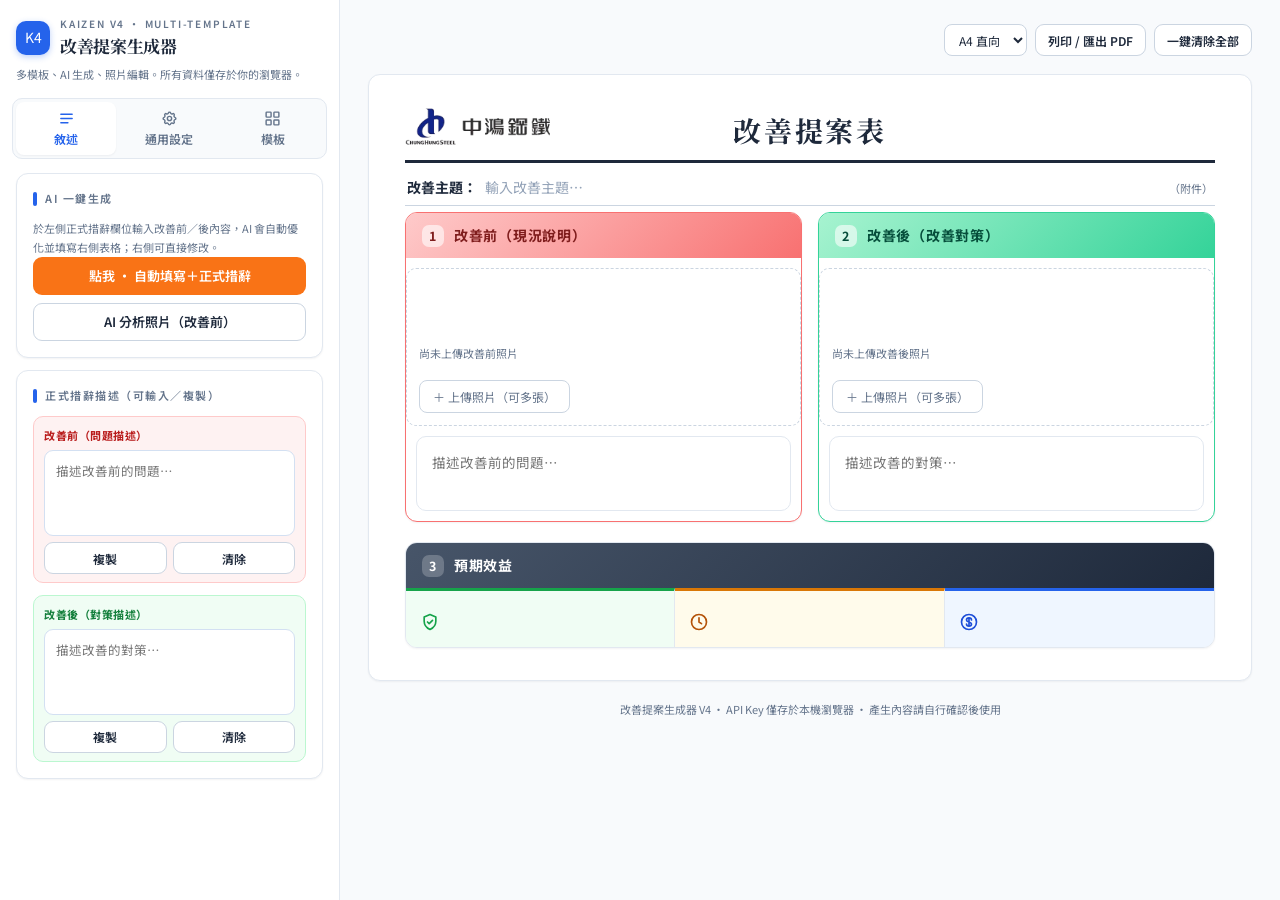
<file: v4/index.html>
<!DOCTYPE html>
<html lang="zh-Hant">
<head>
<meta charset="UTF-8">
<meta name="viewport" content="width=device-width, initial-scale=1">
<title>改善提案生成器 V4</title>
<link rel="preconnect" href="https://fonts.googleapis.com">
<link rel="preconnect" href="https://fonts.gstatic.com" crossorigin>
<link href="https://fonts.googleapis.com/css2?family=Noto+Sans+TC:wght@400;500;700&family=Noto+Serif+TC:wght@600;700&display=swap" rel="stylesheet">
<link rel="stylesheet" href="css/base.css">
<link rel="stylesheet" href="css/layout.css">
<link rel="stylesheet" href="css/safety.css">
</head>
<body>
<div class="app">

  <!-- ===== 左側：三頁籤 ===== -->
  <aside>
    <div class="brand">
      <button type="button" class="brand-badge api-secret-trigger" id="apiSecretTrigger" aria-label="開啟設定" title="設定">K4</button>
      <div>
        <div class="brand-kicker">KAIZEN V4 · MULTI-TEMPLATE</div>
        <div class="brand-title serif">改善提案生成器</div>
      </div>
    </div>
    <div class="brand-sub">多模板、AI 生成、照片編輯。所有資料僅存於你的瀏覽器。</div>

    <nav class="tabs" aria-label="功能頁籤">
      <button type="button" class="tab-btn active" data-tab="narrative" title="敘述">
        <svg viewBox="0 0 24 24" fill="none" stroke="currentColor" stroke-width="2" stroke-linecap="round" stroke-linejoin="round"><path d="M4 6h16M4 12h16M4 18h10"/></svg>
        敘述
      </button>
      <button type="button" class="tab-btn" data-tab="settings" title="通用設定">
        <svg viewBox="0 0 24 24" fill="none" stroke="currentColor" stroke-width="2" stroke-linecap="round" stroke-linejoin="round"><path d="M10.325 4.317c.426-1.756 2.924-1.756 3.35 0a1.724 1.724 0 0 0 2.573 1.066c1.543-.94 3.31.826 2.37 2.37a1.724 1.724 0 0 0 1.065 2.572c1.756.426 1.756 2.924 0 3.35a1.724 1.724 0 0 0-1.066 2.573c.94 1.543-.826 3.31-2.37 2.37a1.724 1.724 0 0 0-2.572 1.065c-.426 1.756-2.924 1.756-3.35 0a1.724 1.724 0 0 0-2.573-1.066c-1.543.94-3.31-.826-2.37-2.37a1.724 1.724 0 0 0-1.065-2.572c-1.756-.426-1.756-2.924 0-3.35a1.724 1.724 0 0 0 1.066-2.573c-.94-1.543.826-3.31 2.37-2.37c1 .608 2.296.07 2.572-1.065"/><path d="M9 12a3 3 0 1 0 6 0a3 3 0 0 0-6 0"/></svg>
        通用設定
      </button>
      <button type="button" class="tab-btn" data-tab="templates" title="模板選擇">
        <svg viewBox="0 0 24 24" fill="none" stroke="currentColor" stroke-width="2" stroke-linecap="round" stroke-linejoin="round"><rect x="3" y="3" width="7" height="7" rx="1"/><rect x="14" y="3" width="7" height="7" rx="1"/><rect x="3" y="14" width="7" height="7" rx="1"/><rect x="14" y="14" width="7" height="7" rx="1"/></svg>
        模板
      </button>
    </nav>

    <!-- 敘述頁籤 -->
    <section class="tab-panel active" id="tab-narrative">
      <div class="panel">
        <div class="panel-head"><span class="bar"></span>AI 一鍵生成</div>
        <div class="hint" style="margin:0">於左側正式措辭欄位輸入改善前／後內容，AI 會自動優化並填寫右側表格；右側可直接修改。</div>
        <button class="btn btn-accent" id="generateBtn">點我 · 自動填寫＋正式措辭</button>
        <button class="btn btn-outline" id="visionBtn" style="width:100%;margin-top:8px">AI 分析照片（改善前）</button>
        <div class="status" id="status"></div>
      </div>

      <div class="panel">
        <div class="panel-head"><span class="bar"></span>正式措辭描述（可輸入／複製）</div>
        <div class="conv-box before">
          <div class="conv-label">改善前（問題描述）</div>
          <textarea class="conv-text" id="conv-before" rows="3" placeholder="描述改善前的問題…"></textarea>
          <div class="conv-btns">
            <button type="button" class="btn btn-outline btn-sm copy-btn" data-copy="conv-before">複製</button>
            <button type="button" class="btn btn-outline btn-sm clear-btn" data-clear="before">清除</button>
          </div>
        </div>
        <div class="conv-box after">
          <div class="conv-label">改善後（對策描述）</div>
          <textarea class="conv-text" id="conv-after" rows="3" placeholder="描述改善的對策…"></textarea>
          <div class="conv-btns">
            <button type="button" class="btn btn-outline btn-sm copy-btn" data-copy="conv-after">複製</button>
            <button type="button" class="btn btn-outline btn-sm clear-btn" data-clear="after">清除</button>
          </div>
        </div>
      </div>
    </section>

    <!-- 通用設定頁籤 -->
    <section class="tab-panel" id="tab-settings">
      <div class="panel">
        <div class="panel-head"><span class="bar"></span>圖片壓縮</div>
        <label class="check-row" style="margin-top:0">
          <input type="checkbox" id="compressToggle">
          <span>上傳時壓縮圖片（存成 JPEG，品質 0.85）</span>
        </label>
        <div class="field">
          <label for="compressSlider">最大邊長：<span id="compressVal">1600</span> px</label>
          <input type="range" id="compressSlider" min="400" max="4000" step="100" value="1600">
        </div>
      </div>

      <div class="panel">
        <div class="panel-head"><span class="bar"></span>公司 LOGO</div>
        <img id="logoPreview" alt="公司LOGO" style="height:40px;width:auto;max-width:180px;object-fit:contain;margin-bottom:10px;display:block">
        <div style="display:flex;gap:8px">
          <button type="button" class="btn btn-outline btn-sm" id="logoChangeBtn">更換LOGO</button>
          <button type="button" class="btn btn-outline btn-sm" id="logoResetBtn">回復</button>
        </div>
        <input type="file" id="logoInput" accept="image/*" hidden>
        <div class="hint" style="margin-top:8px">上傳自己的圖檔取代內建 LOGO，會自動壓縮至寬度 360px 內並記憶。</div>
      </div>
    </section>

    <!-- 模板選擇頁籤（P2） -->
    <section class="tab-panel" id="tab-templates">
      <div class="panel">
        <div class="panel-head"><span class="bar"></span>模板選擇</div>
        <div class="hint" style="margin:0 0 12px">選擇文件模板，切換後右側會以相同內容重新排版。</div>
        <div class="template-grid" id="templateGrid">
          <div class="tpl-card selected">
            <div class="tpl-name">通用改善提案</div>
            <div class="tpl-desc">紅／綠改善前後並排，預期效益三欄。</div>
            <span class="tpl-tag">現用</span>
          </div>
          <div class="tpl-card">
            <div class="tpl-name">施工安全</div>
            <div class="tpl-desc">施工安全專用欄位與配色（P2）。</div>
          </div>
          <div class="tpl-card">
            <div class="tpl-name">品質管理</div>
            <div class="tpl-desc">品質管理專用版面（P2）。</div>
          </div>
        </div>
      </div>
    </section>
  </aside>

  <!-- API 設定：預設隱藏，僅由左上角徽章開啟 -->
  <div class="api-secret-backdrop" id="apiSecretBackdrop" hidden>
    <section class="api-secret-dialog" role="dialog" aria-modal="true" aria-labelledby="apiSecretTitle">
      <div class="api-secret-dialog-head">
        <div class="api-secret-dialog-title" id="apiSecretTitle">設定</div>
        <button type="button" class="api-secret-close" id="apiSecretClose" aria-label="關閉設定">×</button>
      </div>
      <div class="panel" id="apiPanel">
        <div class="panel-head"><span class="bar"></span>API 設定</div>
        <div class="panel-body" id="apiPanelBody">
          <div class="field">
            <label for="providerSelect">AI 供應商</label>
            <select id="providerSelect">
              <option value="gemini">Google Gemini</option>
              <option value="openai">OpenAI</option>
              <option value="openrouter">OpenRouter</option>
              <option value="groq">Groq</option>
            </select>
          </div>
          <div class="field">
            <label for="apiKey">API Key</label>
            <div class="key-wrap">
              <input type="password" id="apiKey" autocomplete="off" spellcheck="false" placeholder="貼上你的 API Key…">
              <button type="button" class="toggle" id="toggleKey">顯示</button>
            </div>
            <div class="hint" id="keyHint"></div>
          </div>
          <div class="field">
            <label for="model">模型</label>
            <div class="key-wrap">
              <select id="model"></select>
            </div>
            <div class="hint" id="modelHint"></div>
          </div>
          <button type="button" class="btn btn-outline btn-sm" id="refreshModelsBtn" style="width:100%">重新載入模型清單 ⟳</button>
        </div>
      </div>
    </section>
  </div>

  <!-- ===== 右側：文件區 ===== -->
  <main>
    <div class="toolbar">
      <select id="orientSel" class="orient-sel" title="選擇紙張方向">
        <option value="portrait">A4 直向</option>
        <option value="landscape">A4 橫向</option>
      </select>
      <button class="btn btn-outline btn-sm" id="printBtn">列印 / 匯出 PDF</button>
      <button class="btn btn-outline btn-sm" id="resetBtn">一鍵清除全部</button>
    </div>

    <div class="doc" id="doc">
      <div class="doc-header">
        <div class="logo"><img id="logoImg" alt="公司LOGO"></div>
        <div class="doc-title serif" id="docTitle" contenteditable="true">改善提案表</div>
        <div class="logo-side" aria-hidden="true"></div>
      </div>
      <div class="title-field">
        <div class="title-row">
          <span class="title-label">改善主題：</span>
          <input type="text" id="f-title" class="title-input" placeholder="輸入改善主題（例如：調質 server 電腦不斷電系統改善）">
          <span class="attach-mark">（附件）</span>
        </div>
      </div>

      <div class="kaizen-pair">
        <div class="kaizen-box before">
          <div class="box-cap"><span class="box-no">1</span>改善前（現況說明）</div>
          <div class="photo-zone" id="photo-zone-before">
            <div class="photo-grid" id="photo-grid-before"></div>
            <div class="photo-empty" id="photo-empty-before">尚未上傳改善前照片</div>
            <button type="button" class="photo-add" id="photo-add-before">＋ 上傳照片（可多張）</button>
            <input type="file" id="photo-input-before" accept="image/*" multiple hidden>
          </div>
          <div class="analysis">
            <div class="analysis-preview" id="analysis-preview-before" role="textbox" tabindex="0"></div>
            <textarea class="editable analysis-edit" id="f-before" rows="2" placeholder="描述改善前的問題…"></textarea>
          </div>
        </div>
        <div class="kaizen-box after">
          <div class="box-cap"><span class="box-no">2</span>改善後（改善對策）</div>
          <div class="photo-zone" id="photo-zone-after">
            <div class="photo-grid" id="photo-grid-after"></div>
            <div class="photo-empty" id="photo-empty-after">尚未上傳改善後照片</div>
            <button type="button" class="photo-add" id="photo-add-after">＋ 上傳照片（可多張）</button>
            <input type="file" id="photo-input-after" accept="image/*" multiple hidden>
          </div>
          <div class="analysis">
            <div class="analysis-preview" id="analysis-preview-after" role="textbox" tabindex="0"></div>
            <textarea class="editable analysis-edit" id="f-after" rows="2" placeholder="描述改善的對策…"></textarea>
          </div>
        </div>
      </div>

      <div class="benefit-box">
        <div class="box-cap"><span class="box-no">3</span>預期效益</div>
        <div class="benefit-cols">
          <div class="benefit-col">
            <div class="benefit-row">
              <div class="benefit-icon"><svg viewBox="0 0 24 24" fill="none" stroke="currentColor" stroke-width="2" stroke-linecap="round" stroke-linejoin="round"><path d="M12 3l7 3v5c0 4.5-3 8-7 10-4-2-7-5.5-7-10V6l7-3z"/><path d="M9 12l2 2 4-4"/></svg></div>
              <textarea class="editable" id="f-benefit-1" rows="1" placeholder="如：減少滑倒事故 50%"></textarea>
            </div>
          </div>
          <div class="benefit-col">
            <div class="benefit-row">
              <div class="benefit-icon"><svg viewBox="0 0 24 24" fill="none" stroke="currentColor" stroke-width="2" stroke-linecap="round" stroke-linejoin="round"><circle cx="12" cy="12" r="9"/><path d="M12 7v5l3 2"/></svg></div>
              <textarea class="editable" id="f-benefit-2" rows="1" placeholder="如：縮短搬運時間 30%"></textarea>
            </div>
          </div>
          <div class="benefit-col">
            <div class="benefit-row">
              <div class="benefit-icon"><svg viewBox="0 0 24 24" fill="none" stroke="currentColor" stroke-width="2" stroke-linecap="round" stroke-linejoin="round"><circle cx="12" cy="12" r="9"/><path d="M12 7v10M15 9.5c0-1.4-1.3-2.5-3-2.5s-3 1.1-3 2.5 1.5 2 3 2.5 3 1.1 3 2.5-1.3 2.5-3 2.5-3-1.1-3-2.5"/></svg></div>
              <textarea class="editable" id="f-benefit-3" rows="1" placeholder="如：降低維修成本 20%"></textarea>
            </div>
          </div>
        </div>
      </div>
    </div>

    <footer>改善提案生成器 V4 · API Key 僅存於本機瀏覽器 · 產生內容請自行確認後使用</footer>
  </main>
</div>

<script type="module" src="js/main.js"></script>
</body>
</html>
</file>
<file: v4/css/base.css>
/* ===== 設計系統 (UI/UX Pro Max: Minimalism + 工業藍) ===== */
:root{
  --primary:#2563EB;
  --primary-soft:#EFF6FF;
  --accent:#F97316;
  --bg:#F8FAFC;
  --surface:#FFFFFF;
  --line:#E2E8F0;
  --line-dark:#CBD5E1;
  --text:#1E293B;
  --muted:#64748B;
  --danger:#DC2626;
  --danger-soft:#FEF2F2;
  --green:#16A34A;
  --green-soft:#F0FDF4;
  --radius:12px;
  --shadow-sm:0 1px 2px rgba(15,23,42,.05);
  --shadow-md:0 4px 12px rgba(15,23,42,.08);
  --font:"Noto Sans TC",ui-sans-serif,system-ui,-apple-system,"Segoe UI",sans-serif;
}
*{box-sizing:border-box;margin:0;padding:0;-webkit-print-color-adjust:exact;print-color-adjust:exact}
html{-webkit-text-size-adjust:100%}
body{
  font-family:var(--font);
  background:var(--bg);
  color:var(--text);
  font-size:14px;line-height:1.6;
  -webkit-font-smoothing:antialiased;
}
.serif{font-family:"Noto Serif TC",serif}
::-webkit-scrollbar{width:6px;height:6px}
::-webkit-scrollbar-thumb{background:var(--line-dark);border-radius:999px}

/* ---------- 按鈕 ---------- */
.btn{
  display:inline-flex;align-items:center;justify-content:center;gap:7px;
  border-radius:9px;font-size:13px;font-weight:600;cursor:pointer;
  border:1px solid transparent;transition:all .18s ease-out;user-select:none;
  height:38px;padding:0 15px;font-family:inherit;text-decoration:none;
}
.btn:active{transform:translateY(1px)}
.btn:disabled{opacity:.55;cursor:not-allowed}
.btn:focus-visible{outline:2px solid var(--primary);outline-offset:2px}
.btn-primary{background:var(--primary);color:#fff;width:100%}
.btn-primary:hover:not(:disabled){background:#1D4ED8}
.btn-accent{background:var(--accent);color:#fff;width:100%}
.btn-accent:hover:not(:disabled){background:#EA580C}
.btn-outline{background:var(--surface);border-color:var(--line-dark);color:var(--text)}
.btn-outline:hover{background:var(--primary-soft);border-color:var(--primary)}
.btn-danger-ghost:hover{color:var(--danger);border-color:var(--danger);background:var(--danger-soft)}
.btn-sm{height:32px;font-size:12px;padding:0 12px}
.icon-btn{
  width:32px;height:32px;flex-shrink:0;display:inline-flex;align-items:center;justify-content:center;
  border:1px solid var(--line-dark);border-radius:8px;background:var(--surface);
  color:var(--muted);cursor:pointer;transition:all .18s;font-size:14px;
}
.icon-btn:hover{color:var(--primary);border-color:var(--primary);background:var(--primary-soft)}

/* ---------- 表單 ---------- */
.field{margin-bottom:14px}
.field label{display:block;font-size:11px;font-weight:600;color:var(--muted);margin-bottom:5px;letter-spacing:.04em}
.field input[type=text],.field input[type=password],.field select{
  width:100%;height:38px;padding:0 11px;border-radius:9px;
  border:1px solid var(--line-dark);background:var(--surface);
  font-size:13px;color:var(--text);outline:none;font-family:inherit;
  transition:border-color .15s,box-shadow .15s;
}
.field input:focus,.field select:focus{border-color:var(--primary);box-shadow:0 0 0 3px rgba(37,99,235,.12)}
.hint{font-size:11px;color:var(--muted);line-height:1.7;margin-top:4px}
.hint a{color:var(--primary);text-decoration:none}
.hint a:hover{text-decoration:underline}
.key-wrap{position:relative}
.key-wrap input{padding-right:48px}
.key-wrap .toggle{
  position:absolute;right:4px;top:50%;transform:translateY(-50%);
  border:none;background:none;color:var(--muted);cursor:pointer;
  font-size:11px;padding:6px 8px;border-radius:6px;transition:all .15s;
}
.key-wrap .toggle:hover{background:var(--primary-soft);color:var(--primary)}
.check-row{display:flex;align-items:center;gap:8px;margin:12px 0}
.check-row input{width:16px;height:16px;accent-color:var(--primary);cursor:pointer}
.check-row span{font-size:12px;color:var(--muted)}
input[type=range]{width:100%;accent-color:var(--primary);cursor:pointer}

/* ---------- 面板 ---------- */
.panel{
  background:var(--surface);border:1px solid var(--line);border-radius:var(--radius);
  padding:16px;box-shadow:var(--shadow-sm);
}
.panel + .panel{margin-top:12px}
.panel-head{display:flex;align-items:center;gap:8px;font-size:11px;letter-spacing:.14em;color:var(--muted);font-weight:600;margin-bottom:12px}
.panel-head .bar{width:4px;height:14px;background:var(--primary);border-radius:99px;display:inline-block}
.panel-head.collapsible{cursor:pointer;user-select:none;margin-bottom:0}
.chevron{margin-left:auto;font-size:12px;color:var(--muted);transition:transform .18s}
.panel.collapsed .panel-body{display:none}
.panel.collapsed .chevron{transform:rotate(-90deg)}
.api-secret-backdrop{
  position:fixed;inset:0;z-index:1000;display:flex;align-items:flex-start;justify-content:flex-start;
  padding:20px;background:rgba(15,23,42,.28);backdrop-filter:blur(2px);
}
.api-secret-backdrop[hidden]{display:none}
.api-secret-dialog{
  width:min(360px,calc(100vw - 40px));max-height:calc(100vh - 40px);overflow:auto;
  background:var(--surface);border:1px solid var(--line-dark);border-radius:14px;
  box-shadow:var(--shadow-md);padding:16px;
}
.api-secret-dialog-head{display:flex;align-items:center;gap:10px;margin-bottom:12px}
.api-secret-dialog-title{font-size:13px;font-weight:700;letter-spacing:.05em;color:var(--text);flex:1}
.api-secret-close{
  width:28px;height:28px;border:1px solid var(--line-dark);border-radius:8px;background:var(--surface);
  color:var(--muted);font-size:18px;line-height:1;cursor:pointer;font-family:inherit;
}
.api-secret-close:hover{color:var(--primary);border-color:var(--primary);background:var(--primary-soft)}
.api-secret-close:focus-visible{outline:3px solid rgba(37,99,235,.25);outline-offset:2px}
body.api-dialog-open{overflow:hidden}

/* ---------- 狀態 ---------- */
.status{margin-top:12px;display:none}
.status.show{display:block}
.spinner{
  width:15px;height:15px;border:2px solid rgba(255,255,255,.35);
  border-top-color:#fff;border-radius:50%;animation:spin .7s linear infinite;flex-shrink:0;
}
@keyframes spin{to{transform:rotate(360deg)}}
.status-loading{display:flex;align-items:center;gap:9px;background:var(--green-soft);border:1px solid #BBF7D0;color:#166534;padding:10px 12px;border-radius:9px;font-size:12px}
.status-success{background:var(--green-soft);border:1px solid #BBF7D0;color:#166534;padding:10px 12px;border-radius:9px;font-size:12px}
.status-error{background:var(--danger-soft);border:1px solid #FECACA;color:var(--danger);padding:10px 12px;border-radius:9px;font-size:12px;line-height:1.7;word-break:break-word}

/* ---------- 口語化/正式措辭框 ---------- */
.conv-box{margin-top:12px;background:#F5F9FF;border:1px solid #DBE6F5;border-radius:10px;padding:10px 10px 8px}
.conv-box.before{background:var(--danger-soft);border-color:#FECACA}
.conv-box.before .conv-label{color:#B91C1C}
.conv-box.after{background:var(--green-soft);border-color:#BBF7D0}
.conv-box.after .conv-label{color:#15803D}
.conv-label{font-size:11px;font-weight:700;margin-bottom:5px;letter-spacing:.05em}
.conv-text{
  width:100%;border:1px solid #D3E0F2;border-radius:9px;
  font-size:12.5px;line-height:1.8;padding:9px 11px;min-height:60px;resize:none;
  background:var(--surface);font-family:inherit;color:var(--text);outline:none;overflow:hidden;display:block;
  transition:border-color .15s,box-shadow .15s;
}
.conv-text:focus{border-color:var(--primary);box-shadow:0 0 0 3px rgba(37,99,235,.1)}
.conv-btns{display:flex;gap:6px;margin-top:6px}
.conv-btns .btn{flex:1;margin-top:0}

/* ---------- 圖片編輯器 ---------- */
.editor-modal{position:fixed;inset:0;background:rgba(15,23,42,.55);z-index:100;display:none;align-items:center;justify-content:center;padding:20px}
.editor-modal.show{display:flex}
.editor-card{background:var(--surface);border-radius:14px;width:min(1200px,98vw);height:min(94vh,calc(100vh - 40px));display:flex;flex-direction:column;overflow:hidden;box-shadow:var(--shadow-md)}
.editor-toolbar{display:flex;gap:6px;padding:10px 14px;border-bottom:1px solid var(--line);flex-wrap:wrap;align-items:center}
.editor-toolbar .sep{width:1px;height:24px;background:var(--line);margin:0 4px}
.font-size-wrap{display:inline-flex;align-items:center;gap:4px;font-size:11px;color:var(--muted);font-weight:600}
.font-size-wrap output{font-weight:700;color:var(--text);min-width:24px;text-align:center}
.editor-toolbar input[type=range]{width:70px;accent-color:var(--primary);cursor:pointer}
.editor-toolbar #editorWidthPrev{vertical-align:middle}
.tool{
  display:inline-flex;align-items:center;gap:6px;padding:7px 11px;border:1px solid var(--line-dark);
  background:var(--surface);border-radius:8px;font-size:12px;cursor:pointer;transition:all .15s;font-family:inherit;
}
.tool:hover{border-color:var(--primary);color:var(--primary)}
.tool.active{background:var(--primary);border-color:var(--primary);color:#fff}
.tool svg{width:15px;height:15px}
.color-swatches{display:flex;gap:4px;align-items:center}
.swatch{width:18px;height:18px;border-radius:50%;border:2px solid #fff;box-shadow:0 0 0 1px var(--line-dark);cursor:pointer;transition:transform .12s}
.swatch:hover{transform:scale(1.15)}
.swatch.active{box-shadow:0 0 0 2px var(--primary)}
.editor-canvas-wrap{flex:1;overflow:auto;background:#0F172A;display:flex;align-items:center;justify-content:center;padding:12px;position:relative}
.editor-canvas{background:#fff;box-shadow:var(--shadow-md);cursor:crosshair;margin:auto}
.editor-footer{display:flex;justify-content:space-between;align-items:center;gap:8px;padding:10px 14px;border-top:1px solid var(--line)}
.editor-footer .hint{font-size:11px;color:var(--muted);margin:0}

/* ---------- 簡報模板 ---------- */
.slide-page{
  background:linear-gradient(150deg,#1E293B,#0F172A);color:#fff;
  border-radius:14px;padding:28px 36px;display:grid;gap:12px;
  grid-template-columns:1fr;grid-template-rows:auto auto minmax(0,1fr) auto;position:relative;
}
.slide-page .slide-title{font-size:28px;font-weight:800;letter-spacing:.02em;line-height:1.3}
.slide-page .slide-tag{font-size:11px;letter-spacing:.2em;color:#93C5FD;font-weight:600}
.slide-page .slide-points li{list-style:none;display:flex;gap:10px;align-items:flex-start;margin:7px 0;font-size:15px;line-height:1.6}
.slide-page .slide-points li::before{content:"";width:8px;height:8px;border-radius:50%;background:var(--primary);margin-top:8px;flex-shrink:0}
.slide-page .slide-benefits{display:flex;flex-direction:column;gap:8px}
.slide-page .sb-item{background:rgba(255,255,255,.08);border:1px solid rgba(255,255,255,.14);border-radius:10px;padding:10px 12px;font-size:14px;line-height:1.5}
.slide-page .slide-conclusion{font-size:15px;color:#E2E8F0;border-top:1px solid rgba(255,255,255,.18);padding-top:12px}
.slide-page .slide-tag{position:relative;z-index:1}
.slide-page .slide-photo{position:absolute;min-width:0;display:flex;flex-direction:column;align-items:center;gap:6px;cursor:grab;z-index:5}
.slide-page .slide-photo:active{cursor:grabbing}
.slide-page .slide-photo{touch-action:none}
.slide-page .slide-z-btns{position:absolute;top:2px;right:0;display:flex;gap:2px;z-index:2}
.slide-page .slide-z-btns button{width:18px;height:18px;font-size:11px;line-height:1;border:1px solid rgba(255,255,255,.4);border-radius:4px;background:rgba(15,23,42,.8);color:#fff;cursor:pointer;padding:0}
.slide-page .slide-photo-frame{position:relative;overflow:hidden;border-radius:8px;background:rgba(255,255,255,.06);border:1px solid rgba(255,255,255,.18)}
.slide-page .slide-photo-frame img{width:100%;height:100%;object-fit:fill;display:block}
.slide-page .slide-photo-frame .resize-handle{position:absolute;right:0;bottom:0;width:14px;height:14px;cursor:nwse-resize;background:rgba(255,255,255,.5);border-top-left-radius:8px}
.slide-page .slide-photo-tag{font-size:11px;letter-spacing:.14em;color:#93C5FD;font-weight:600}
.slide-page{min-height:70vh}
.slide-page .slide-benefits{position:absolute;cursor:grab;touch-action:none}
.slide-page .slide-benefits:active{cursor:grabbing}
.slide-page .slide-benefits .resize-handle{position:absolute;right:0;bottom:0;width:14px;height:14px;cursor:nwse-resize;background:rgba(255,255,255,.5);border-top-left-radius:8px}

@media print{
  .api-secret-backdrop{display:none!important}
  .slide-page .slide-z-btns{display:none!important}
  .slide-page .resize-handle{display:none!important}
}
.slide-page .slide-chart{border:1px solid rgba(255,255,255,.18);border-radius:10px;background:rgba(255,255,255,.06);padding:10px 12px;flex:1;display:flex;flex-direction:column;min-height:0}
.slide-page .sc-cap{font-size:11px;letter-spacing:.16em;color:#93C5FD;font-weight:600;margin-bottom:4px}
.slide-page .sc-row{display:flex;align-items:center;gap:2px;flex:1;min-height:0}
.slide-page .sc-svg{flex:0 0 auto;width:42%;min-width:0;height:auto;max-height:100%;display:block}
.slide-page .sc-labels{display:flex;flex-direction:column;gap:6px;justify-content:flex-start;align-items:flex-start;flex:1;min-width:0}
.slide-page .sc-label{font-size:12px;color:#E2E8F0;display:inline-flex;align-items:center;gap:6px;white-space:nowrap}
.slide-page .sc-label::before{content:"";width:10px;height:10px;border-radius:2px;background:var(--sc);flex-shrink:0}

/* ---------- 效益欄位強調詞變色 ---------- */
.benefit-edit{white-space:pre-wrap}
.benefit-edit .kw{color:var(--danger);font-weight:700}
</file>
<file: v4/css/layout.css>
/* ===== 版面：應用外框、側欄、頁籤、文件區 ===== */
.app{display:flex;min-height:100dvh}

/* ---------- 左側側欄 ---------- */
aside{
  width:340px;flex-shrink:0;background:var(--surface);
  border-right:1px solid var(--line);
  position:sticky;top:0;height:100dvh;overflow-y:auto;
  display:flex;flex-direction:column;
}
.brand{display:flex;align-items:center;gap:10px;padding:16px 16px 0}
.brand-badge{
  width:34px;height:34px;border-radius:10px;background:var(--primary);
  color:#fff;display:flex;align-items:center;justify-content:center;font-size:12px;font-weight:700;
  box-shadow:0 2px 6px rgba(37,99,235,.3);
}
.api-secret-trigger{
  border:0;padding:0;font:inherit;cursor:pointer;appearance:none;
  transition:transform .16s,box-shadow .16s;
}
.api-secret-trigger:hover{transform:translateY(-1px);box-shadow:0 4px 12px rgba(37,99,235,.35)}
.api-secret-trigger:focus-visible{outline:3px solid rgba(37,99,235,.28);outline-offset:3px}
.brand-kicker{font-size:10px;letter-spacing:.18em;color:var(--muted);font-weight:600}
.brand-title{font-size:17px;font-weight:700;letter-spacing:-.02em}
.brand-sub{font-size:11px;color:var(--muted);margin:6px 16px 0;line-height:1.7}

/* 頁籤列 */
.tabs{
  display:flex;margin:14px 12px 0;background:var(--bg);border:1px solid var(--line);
  border-radius:10px;padding:3px;gap:3px;
}
.tab-btn{
  flex:1;border:none;background:transparent;padding:8px 4px;border-radius:8px;
  font-size:12px;font-weight:600;color:var(--muted);cursor:pointer;transition:all .18s;
  display:flex;flex-direction:column;align-items:center;gap:3px;font-family:inherit;
}
.tab-btn svg{width:17px;height:17px}
.tab-btn:hover{color:var(--text)}
.tab-btn.active{background:var(--surface);color:var(--primary);box-shadow:var(--shadow-sm)}
.tab-panel{display:none;padding:14px 16px 20px;overflow-y:auto}
.tab-panel.active{display:block}

/* 模板卡片 */
.template-grid{display:grid;grid-template-columns:1fr 1fr;gap:10px}
.tpl-card{
  border:1.5px solid var(--line);border-radius:12px;padding:12px;cursor:pointer;
  background:var(--surface);transition:all .18s;text-align:left;font-family:inherit;
}
.tpl-card:hover{border-color:var(--primary);box-shadow:var(--shadow-md)}
.tpl-card.selected{border-color:var(--primary);background:var(--primary-soft)}
.tpl-card .tpl-name{font-size:13px;font-weight:700;margin-bottom:3px}
.tpl-card .tpl-desc{font-size:11px;color:var(--muted);line-height:1.6}
.tpl-card .tpl-tag{display:inline-block;margin-top:7px;font-size:10px;color:var(--primary);background:var(--primary-soft);padding:2px 8px;border-radius:99px;font-weight:600}

/* ---------- 右側主體 ---------- */
main{flex:1;padding:24px 28px;min-width:0}
.toolbar{display:flex;justify-content:flex-end;gap:8px;margin-bottom:18px;flex-wrap:wrap}
.orient-sel{
  height:32px;font-size:12px;padding:0 10px;border-radius:8px;
  border:1px solid var(--line-dark);background:var(--surface);color:var(--text);
  cursor:pointer;font-family:inherit;
}
.doc{
  background:var(--surface);border:1px solid var(--line);border-radius:var(--radius);
  box-shadow:var(--shadow-sm);padding:32px 36px;max-width:900px;margin:0 auto;
}
.doc-header{
  display:grid;grid-template-columns:1fr auto 1fr;align-items:end;gap:16px;
  border-bottom:3px solid var(--text);padding-bottom:8px;margin-bottom:6px;
}
.logo{justify-self:start}
.logo img{height:40px;width:auto;max-width:180px;object-fit:contain;flex-shrink:0}
.logo-side{justify-self:end}
.doc-title{justify-self:center;font-family:"Noto Serif TC",serif;font-size:28px;font-weight:700;letter-spacing:.1em;text-align:center;color:var(--text)}
.title-field{margin:4px 0 0}
.title-row{display:flex;align-items:baseline;gap:8px;border-bottom:1px solid var(--line-dark);padding:6px 2px}
.title-label{font-size:14px;font-weight:700;color:var(--text);white-space:nowrap}
.title-input{flex:1;min-width:0;border:none;outline:none;background:transparent;font-size:14px;font-family:inherit;color:var(--text);padding:2px 0}
.title-input::placeholder{color:#94A3B8}
.attach-mark{font-size:11px;color:var(--muted);white-space:nowrap;padding-left:10px;align-self:flex-end;margin-bottom:2px}

/* 改善前後卡片 */
.kaizen-pair{display:grid;grid-template-columns:1fr 1fr;gap:16px;margin-top:6px;align-items:stretch}
.kaizen-box{
  border:1px solid var(--line);border-radius:12px;overflow:hidden;background:var(--surface);
  min-width:0;box-shadow:var(--shadow-sm);display:flex;flex-direction:column;
}
.kaizen-box.before{border-color:#F87171}
.kaizen-box.after{border-color:#34D399}
.kaizen-box .box-cap{
  display:flex;align-items:center;gap:10px;padding:11px 16px;font-size:14px;font-weight:700;letter-spacing:.05em;
}
.kaizen-box.before .box-cap{background:linear-gradient(135deg,#FECACA,#F87171);color:#7F1D1D}
.kaizen-box.after .box-cap{background:linear-gradient(135deg,#A7F3D0,#34D399);color:#064E3B}
.box-no{
  width:22px;height:22px;border-radius:7px;flex-shrink:0;display:inline-flex;align-items:center;justify-content:center;
  font-size:12.5px;font-weight:700;background:rgba(255,255,255,.6);
}
.kaizen-box.before .box-no{color:#7F1D1D}
.kaizen-box.after .box-no{color:#064E3B}
.photo-zone{
  margin-top:10px;border:1.5px dashed var(--line-dark);border-radius:10px;
  padding:12px;background:var(--surface);min-height:64px;transition:border-color .15s,background .15s;
}
.photo-zone.dragover{border-color:var(--primary);background:var(--primary-soft)}
.photo-grid{position:relative;min-height:64px}
.photo-thumb{
  position:absolute;border-radius:10px;border:1px solid var(--line);
  background:var(--surface);box-shadow:var(--shadow-sm);
}
.photo-thumb img{width:100%;height:100%;object-fit:fill;display:block;border-radius:9px}
.photo-thumb .resize-handle{
  position:absolute;right:0;bottom:0;width:16px;height:16px;cursor:se-resize;
  opacity:0;transition:opacity .15s;touch-action:none;
  border-right:3px solid var(--primary);border-bottom:3px solid var(--primary);
  border-bottom-right-radius:4px;
}
.photo-thumb:hover .resize-handle{opacity:.85}
.photo-thumb .remove{
  position:absolute;top:6px;right:6px;width:22px;height:22px;border-radius:50%;
  background:rgba(0,0,0,.55);color:#fff;border:none;cursor:pointer;font-size:13px;line-height:1;
  display:flex;align-items:center;justify-content:center;opacity:0;transition:opacity .15s;
}
.photo-thumb .edit-btn{
  position:absolute;bottom:32px;right:6px;width:22px;height:22px;border-radius:50%;
  background:rgba(255,255,255,.9);color:var(--text);border:none;cursor:pointer;font-size:12px;line-height:1;
  display:flex;align-items:center;justify-content:center;opacity:0;transition:opacity .15s;box-shadow:var(--shadow-sm);
}
.photo-thumb .center-btn{
  position:absolute;top:6px;left:6px;width:22px;height:22px;border-radius:50%;
  background:rgba(255,255,255,.9);color:var(--text);border:none;cursor:pointer;font-size:13px;line-height:1;
  display:flex;align-items:center;justify-content:center;opacity:0;transition:opacity .15s;box-shadow:var(--shadow-sm);
}
.photo-thumb:hover .center-btn{opacity:1}
.photo-thumb .center-btn:hover{color:var(--primary)}
.photo-thumb .ratio-btn{
  position:absolute;top:34px;left:6px;width:22px;height:22px;border-radius:50%;
  background:rgba(255,255,255,.9);color:var(--text);border:none;cursor:pointer;font-size:14px;line-height:1;
  display:flex;align-items:center;justify-content:center;opacity:0;transition:opacity .15s;box-shadow:var(--shadow-sm);
}
.photo-thumb:hover .ratio-btn{opacity:1}
.photo-thumb .ratio-btn:hover{color:var(--primary)}
.photo-thumb:hover .remove,.photo-thumb:hover .edit-btn{opacity:1}
.photo-thumb .remove:hover{background:var(--danger)}
.photo-thumb .edit-btn:hover{color:var(--primary)}
.photo-empty{font-size:11px;color:var(--muted);margin-bottom:8px}
.photo-add{
  margin-top:10px;display:inline-flex;align-items:center;gap:6px;background:var(--surface);
  border:1px solid var(--line-dark);border-radius:8px;font-size:12px;color:var(--muted);
  padding:7px 13px;cursor:pointer;transition:all .15s;font-family:inherit;
}
.photo-add:hover{color:var(--primary);border-color:var(--primary)}

/* 分析列點（下方說明） */
.analysis{display:flex;flex-direction:column;flex:1;min-height:0}
.kaizen-box .analysis{
  border:1px solid var(--line);border-radius:10px;margin:0 10px 10px;background:var(--surface);
}
.kaizen-box .photo-zone{margin-bottom:10px}
.analysis .analysis-edit{min-height:64px}
.analysis .analysis-preview{flex:1;padding:12px 14px;font-size:13.5px;line-height:1.8;display:none;cursor:text}
.analysis-preview:hover{background:var(--surface)}
.al-line{display:flex;gap:9px;align-items:flex-start;padding:2px 0}
.al-emoji{flex-shrink:0;width:16px;height:16px;color:#64748B;display:inline-flex;align-items:center;justify-content:center;margin-top:3px}
.al-emoji svg{width:16px;height:16px;display:block}
.al-head{font-weight:700}
.al-text .kw{color:var(--danger);font-weight:700}
.al-text{flex:1;min-width:0;white-space:pre-wrap;word-break:break-word}

/* 預期效益 */
.benefit-box{
  border:1px solid var(--line);border-radius:12px;overflow:hidden;background:var(--surface);
  box-shadow:var(--shadow-sm);margin-top:20px;
}
.benefit-box .box-cap{
  display:flex;align-items:center;gap:10px;padding:11px 16px;font-size:14px;font-weight:700;letter-spacing:.05em;
  background:linear-gradient(135deg,#475569,#1E293B);color:#fff;
}
.benefit-box .box-no{background:rgba(255,255,255,.22);color:#fff}
.benefit-cols{display:grid;grid-template-columns:repeat(3,1fr)}
.benefit-col{border-right:1px solid var(--line);padding:12px 14px;display:flex;flex-direction:column;border-top:3px solid transparent}
.benefit-col:last-child{border-right:none}
.benefit-col:nth-child(1){border-top-color:#16A34A;background:#F0FDF4}
.benefit-col:nth-child(2){border-top-color:#D97706;background:#FFFBEB}
.benefit-col:nth-child(3){border-top-color:#2563EB;background:#EFF6FF}
.benefit-row{display:flex;align-items:flex-start;gap:8px;width:100%;flex:1}
.benefit-icon{flex-shrink:0;margin-top:9px;line-height:0}
.benefit-icon svg{width:20px;height:20px;display:block}
.benefit-col:nth-child(1) .benefit-icon{color:#16A34A}
.benefit-col:nth-child(2) .benefit-icon{color:#B45309}
.benefit-col:nth-child(3) .benefit-icon{color:#1D4ED8}
.benefit-row .editable{flex:1;min-width:0;min-height:32px;padding:5px 8px;align-self:stretch;font-size:12.5px;line-height:1.6}

/* 編輯區通用 */
.editable{
  width:100%;border:1px solid transparent;background:transparent;border-radius:9px;
  padding:9px 11px;outline:none;resize:none;overflow:hidden;
  font-size:13.5px;line-height:1.8;color:var(--text);font-family:inherit;transition:all .15s;display:block;
}
.editable:hover{background:var(--surface);border-color:var(--line)}
.editable:focus{background:var(--surface);border-color:var(--primary);box-shadow:0 0 0 3px rgba(37,99,235,.1)}
.editable.one-line{resize:vertical;min-height:34px;padding:7px 11px}
.kaizen-box .editable{border-radius:0;min-height:64px;font-size:13.5px;line-height:1.8;padding:12px 14px}

footer{text-align:center;color:var(--muted);font-size:11px;padding:20px 0 8px;max-width:900px;margin:0 auto}

/* ---------- A4 橫向 ---------- */
body.orient-landscape .doc{max-width:1180px}
body.orient-landscape .doc-title{font-size:34px}
body.orient-landscape .kaizen-pair{gap:20px}
body.orient-landscape .doc:not(:has(.slide-page)){display:grid;grid-template-columns:1fr 320px;gap:18px}
body.orient-landscape .doc-header{grid-column:1/-1}
body.orient-landscape .title-field{grid-column:1/-1;grid-row:2;margin-top:6px}
body.orient-landscape .kaizen-pair{grid-column:1;grid-row:3;margin-top:6px}
body.orient-landscape .benefit-box{grid-column:2;grid-row:3;margin-top:6px;align-self:stretch}
body.orient-landscape .benefit-cols{grid-template-columns:1fr}
body.orient-landscape .benefit-col{border-right:none;border-bottom:1px solid var(--line)}
body.orient-landscape .benefit-col:last-child{border-bottom:none}
/* 工安橫向：危險等級在上、改善前/後與預期效益並排 */
body.orient-landscape .ga-stripe{grid-column:1/-1}
body.orient-landscape .ga-level-row{grid-column:1;grid-row:3;margin-top:6px!important}
body.orient-landscape .kaizen-pair.ga{grid-column:1;grid-row:4;margin-top:6px!important}
body.orient-landscape .ga-benefit-box{grid-column:2;grid-row:4;margin-top:6px!important;align-self:stretch}
body.orient-landscape .ga-benefit-cols{grid-template-columns:1fr!important}

/* ---------- 響應式 ---------- */
@media screen and (max-width:980px){
  .app{flex-direction:column}
  aside{width:100%;height:auto;position:static;border-right:none;border-bottom:1px solid var(--line)}
  main{padding:18px 16px}
  .doc{padding:20px 16px}
  .kaizen-pair{grid-template-columns:1fr}
  .benefit-cols{grid-template-columns:1fr}
  .benefit-col{border-right:none;border-bottom:1px solid var(--line)}
  .benefit-col:last-child{border-bottom:none}
  body.orient-landscape .doc{display:block;max-width:900px}
}
@media screen and (max-width:560px){
  .template-grid{grid-template-columns:1fr}
}

/* ---------- 列印 ---------- */
@page{size:A4;margin:0}
@media print{
  aside,.toolbar,footer{display:none!important}
  body{background:#fff}
  main{padding:0}
  .doc{border:none;box-shadow:none;padding:18mm 15mm;max-width:none}
  .editable:hover,.editable:focus{background:transparent;border-color:transparent;box-shadow:none}
  .photo-zone{border:none;background:none;padding:0;margin-top:6px;min-height:0}
  .kaizen-box .photo-zone{border:none;padding:6px 10px 8px;margin:0;background:#fff}
  .kaizen-box .analysis{margin-top:6px}
  .photo-add,.photo-empty,.photo-thumb .remove,.photo-thumb .edit-btn,.photo-thumb .resize-handle,.photo-thumb .center-btn,.photo-thumb .ratio-btn{display:none!important}
  .photo-grid{position:relative;min-height:0;overflow:visible;transform:scale(var(--ps,1));transform-origin:top left;height:calc(var(--ph,64px)*var(--ps,1))!important}
  .photo-thumb{position:absolute;border:1px solid var(--line);border-radius:6px;overflow:hidden;box-shadow:none}
  .photo-thumb img{object-fit:fill}
  .doc:has(.slide-page){padding:0!important;max-width:none;overflow:hidden}
  .doc:has(.slide-page) .slide-page{width:100vw;height:100vh;min-height:0;overflow:hidden;break-inside:avoid;page-break-inside:avoid;zoom:1;transform:none;margin:0}
  body.orient-landscape .doc:not(:has(.slide-page)){display:grid;grid-template-columns:1fr 300px;gap:16px;padding:12mm 14mm}
  body.orient-landscape .doc-header{grid-column:1/-1}
  body.orient-landscape .title-field{grid-column:1/-1;grid-row:2;margin-top:6px}
  body.orient-landscape .kaizen-pair{grid-column:1;grid-row:3;margin-top:6px}
  body.orient-landscape .benefit-box{grid-column:2;grid-row:3;margin-top:6px;align-self:stretch}
  body.orient-landscape .benefit-cols{grid-template-columns:1fr!important}
  body.orient-landscape .benefit-col{border-right:none!important;border-bottom:1px solid var(--line)!important}
  body.orient-landscape .benefit-col:last-child{border-right:none!important;border-bottom:none!important}
  body.orient-landscape .ga-stripe{grid-column:1/-1!important}
  body.orient-landscape .ga-level-row{grid-column:1;grid-row:3;margin-top:6px!important}
  body.orient-landscape .kaizen-pair.ga{grid-column:1;grid-row:4;margin-top:6px!important}
  body.orient-landscape .ga-benefit-box{grid-column:2;grid-row:4;margin-top:6px!important;align-self:stretch!important}
  body.orient-landscape .ga-benefit-cols{grid-template-columns:1fr!important}
  body.orient-landscape .doc-title{font-size:24px}
  .photo-thumb,.al-line,.benefit-col{page-break-inside:avoid}
  .kaizen-box .box-cap,.benefit-box .box-cap{page-break-after:avoid}
  .doc-header,.title-field{page-break-after:avoid}
  .kaizen-pair{grid-template-columns:1fr 1fr!important;gap:11px}
  .benefit-cols{grid-template-columns:repeat(3,1fr)!important}
  .benefit-col{border-right:1px solid var(--line)!important;border-bottom:none!important}
  .benefit-col:last-child{border-right:none!important}
  .doc-title{font-size:24px}
  .kaizen-box .editable,.benefit-row .editable{font-size:13px;line-height:1.85;min-height:0}
  .analysis .analysis-preview{display:block!important;padding:6px 2px;font-size:13px;line-height:1.85}
  .analysis .analysis-edit{display:none!important}
  .al-emoji{width:15px;height:15px;margin-top:2px}
  .al-emoji svg{width:15px;height:15px}
}
</file>
<file: v4/css/safety.css>
/* ===== 工安模板：警示黃×黑（body.tpl-safety 作用域） ===== */
body.tpl-safety .doc{
  background:#F5F2EA;border:3px solid #141414;border-radius:4px;
  box-shadow:none;padding:28px 30px;
}
body.tpl-safety .doc-header{border-bottom:3px solid #141414;padding-bottom:10px;margin-bottom:0}
body.tpl-safety .ga-stripe{
  height:14px;margin:0 0 10px;
  background:repeating-linear-gradient(45deg,#141414 0 12px,#F2B705 12px 24px);
}
body.tpl-safety .title-field{border-bottom:1px solid #141414}
body.tpl-safety .title-label{color:#141414}
body.tpl-safety .doc-title{color:#141414}
/* 危險等級 */
body.tpl-safety .ga-level-row{
  display:flex;align-items:center;gap:8px;margin:10px 0 16px;flex-wrap:wrap;
}
body.tpl-safety .ga-level-label{
  font-size:13px;font-weight:900;letter-spacing:.05em;color:#141414;
  background:#F2B705;padding:6px 12px;border:2px solid #141414;height:38px;display:flex;align-items:center;
}
body.tpl-safety .ga-level-chip{
  width:52px;height:38px;border:2px solid #141414;border-radius:4px;
  font-size:17px;font-weight:900;cursor:pointer;font-family:inherit;
  background:#E4DFD3;color:#141414;transition:all .15s;
}
body.tpl-safety .ga-level-chip:hover{background:#F2B705;color:#141414}
body.tpl-safety .ga-level-chip.active{background:#D63426;color:#fff;box-shadow:inset 0 0 0 3px #141414}
body.tpl-safety .ga-level-chip.active[data-level-set="中"]{background:#F2B705;color:#141414}
body.tpl-safety .ga-level-chip.active[data-level-set="低"]{background:#1F8A3C}
/* 照片卡片 */
body.tpl-safety .kaizen-pair.ga{gap:14px}
body.tpl-safety .kaizen-box.ga{
  border:3px solid #141414;border-radius:4px;background:#fff;box-shadow:none;overflow:hidden;
}
body.tpl-safety .kaizen-box.ga .box-cap{
  background:#F2B705;color:#141414;font-weight:900;letter-spacing:.06em;
}
body.tpl-safety .kaizen-box.ga .box-cap .box-no{
  background:#141414;color:#F2B705;border-radius:3px;
}
body.tpl-safety .kaizen-box.ga .photo-zone{border:2px dashed #141414;border-radius:4px}
body.tpl-safety .kaizen-box.ga .analysis{border:1px solid #141414;border-radius:4px}
/* 效益欄 */
body.tpl-safety .ga-benefit-box{border:3px solid #141414;border-radius:4px;overflow:hidden;background:#fff;margin-top:20px}
body.tpl-safety .ga-benefit-cap{
  background:#F2B705;color:#141414;font-weight:900;letter-spacing:.06em;
  padding:11px 16px;border-bottom:3px solid #141414;
}
body.tpl-safety .ga-benefit-cols{display:grid;grid-template-columns:repeat(3,1fr)}
body.tpl-safety .ga-benefit-col{
  border-right:1px solid #141414;padding:12px 14px;display:flex;align-items:center;gap:10px;
  border-top:6px solid #F2B705;
}
body.tpl-safety .ga-benefit-col:last-child{border-right:none}
body.tpl-safety .ga-benefit-col.fa-orange{border-top-color:#E8590C}
body.tpl-safety .ga-benefit-col.fa-red{border-top-color:#D63426}
body.tpl-safety .ga-benefit-icon{flex-shrink:0;color:#141414}
body.tpl-safety .ga-benefit-icon svg{width:24px;height:24px;display:block}
body.tpl-safety .ga-benefit-col.fa-yellow .ga-benefit-icon{color:#D97706}
body.tpl-safety .ga-benefit-col.fa-orange .ga-benefit-icon{color:#E8590C}
body.tpl-safety .ga-benefit-col.fa-red .ga-benefit-icon{color:#D63426}
body.tpl-safety .ga-benefit-col .editable{flex:1;min-width:0;font-size:13px;line-height:1.7;background:#fff;color:#141414}
/* 列印 */
@media print{
  body.tpl-safety .doc{border:3px solid #141414;padding:14mm 12mm}
  body.tpl-safety .ga-stripe{height:10px;background:repeating-linear-gradient(45deg,#141414 0 12px,#F2B705 12px 24px)!important}
  body.tpl-safety .kaizen-box.ga{border:2px solid #141414}
}
</file>
